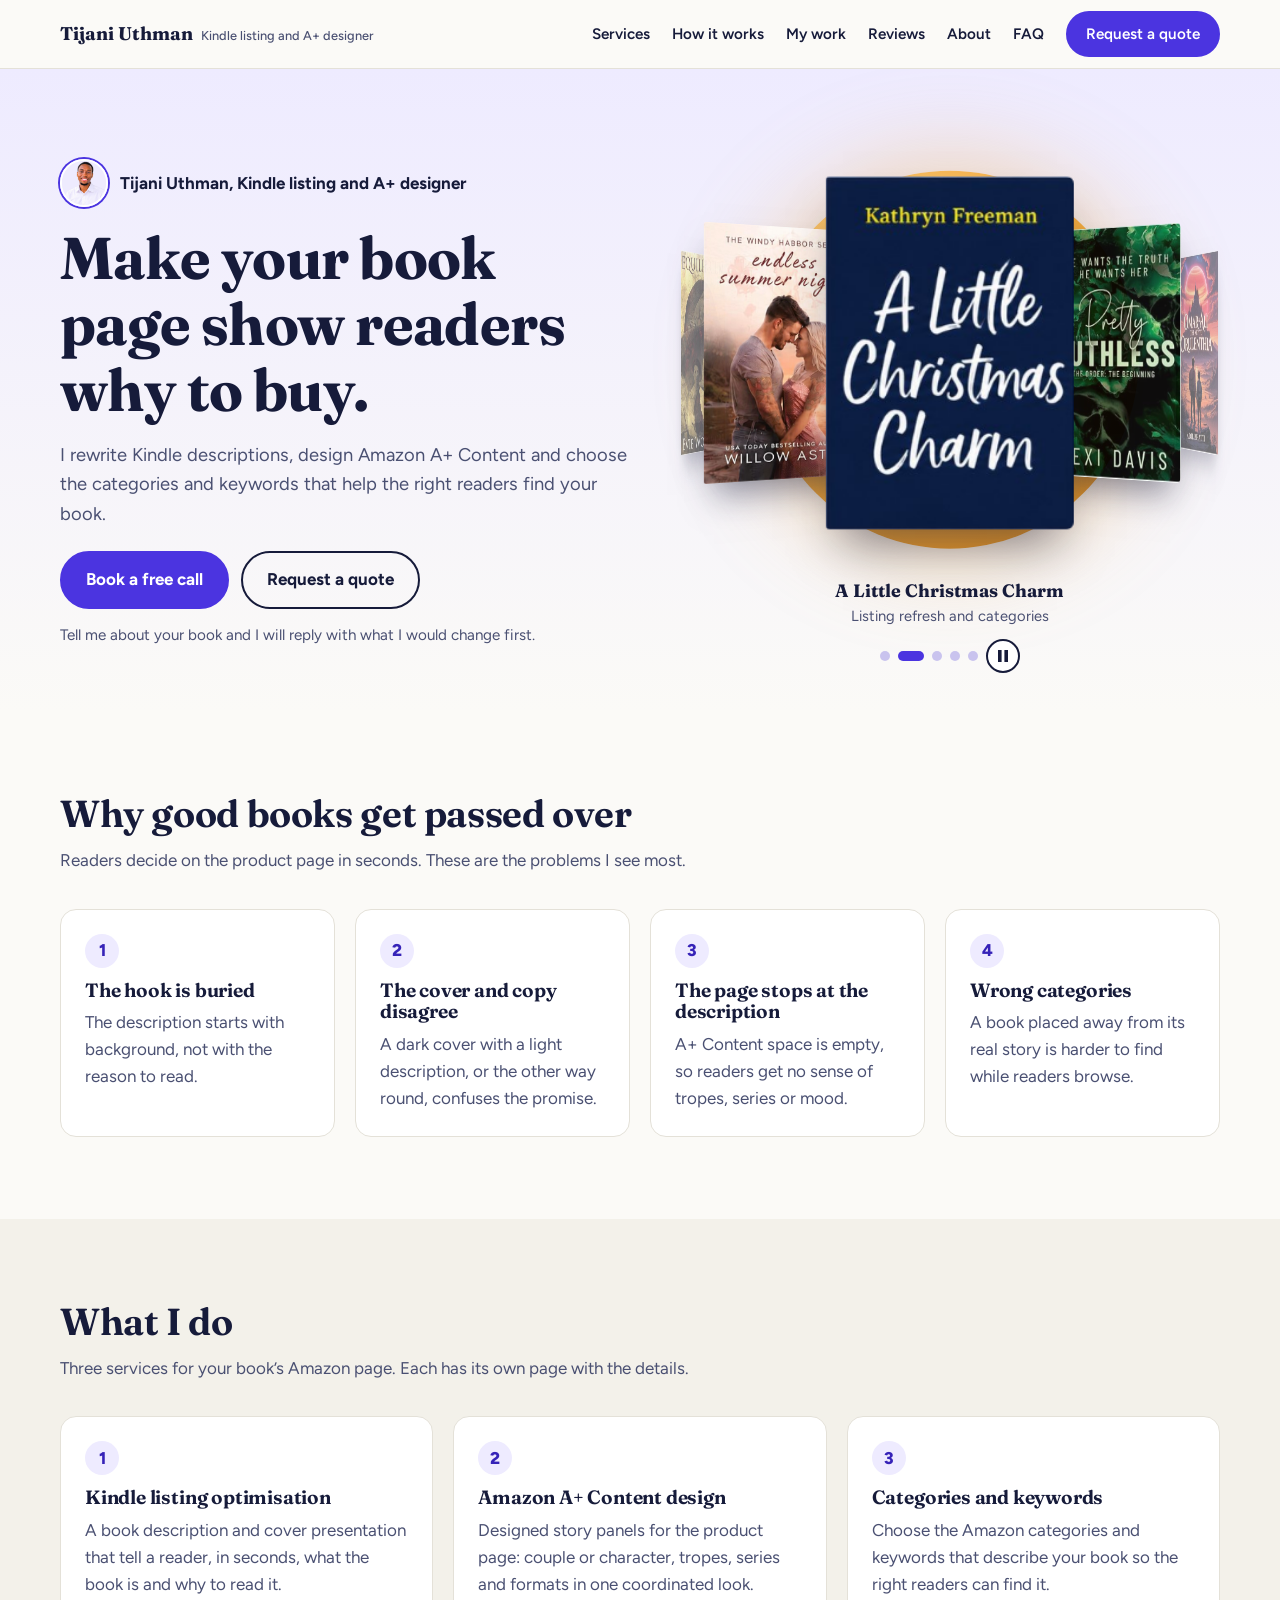
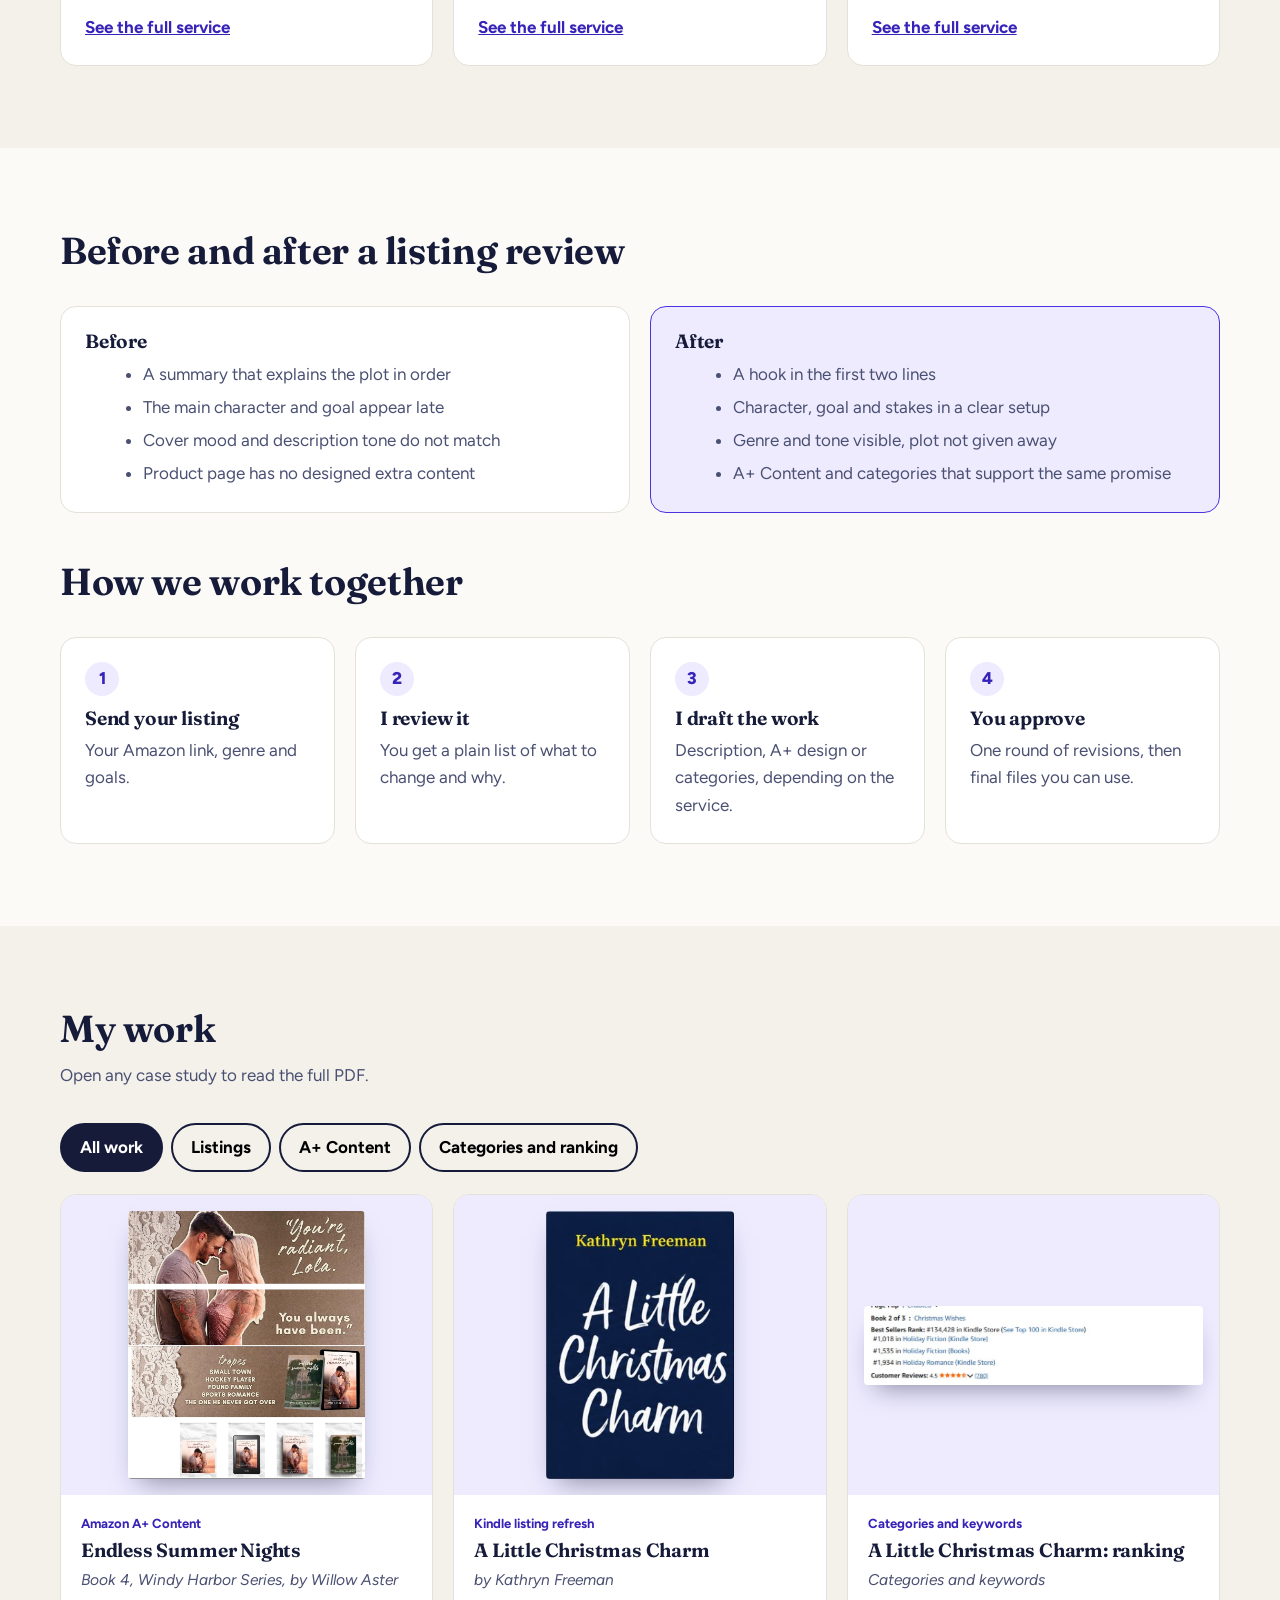
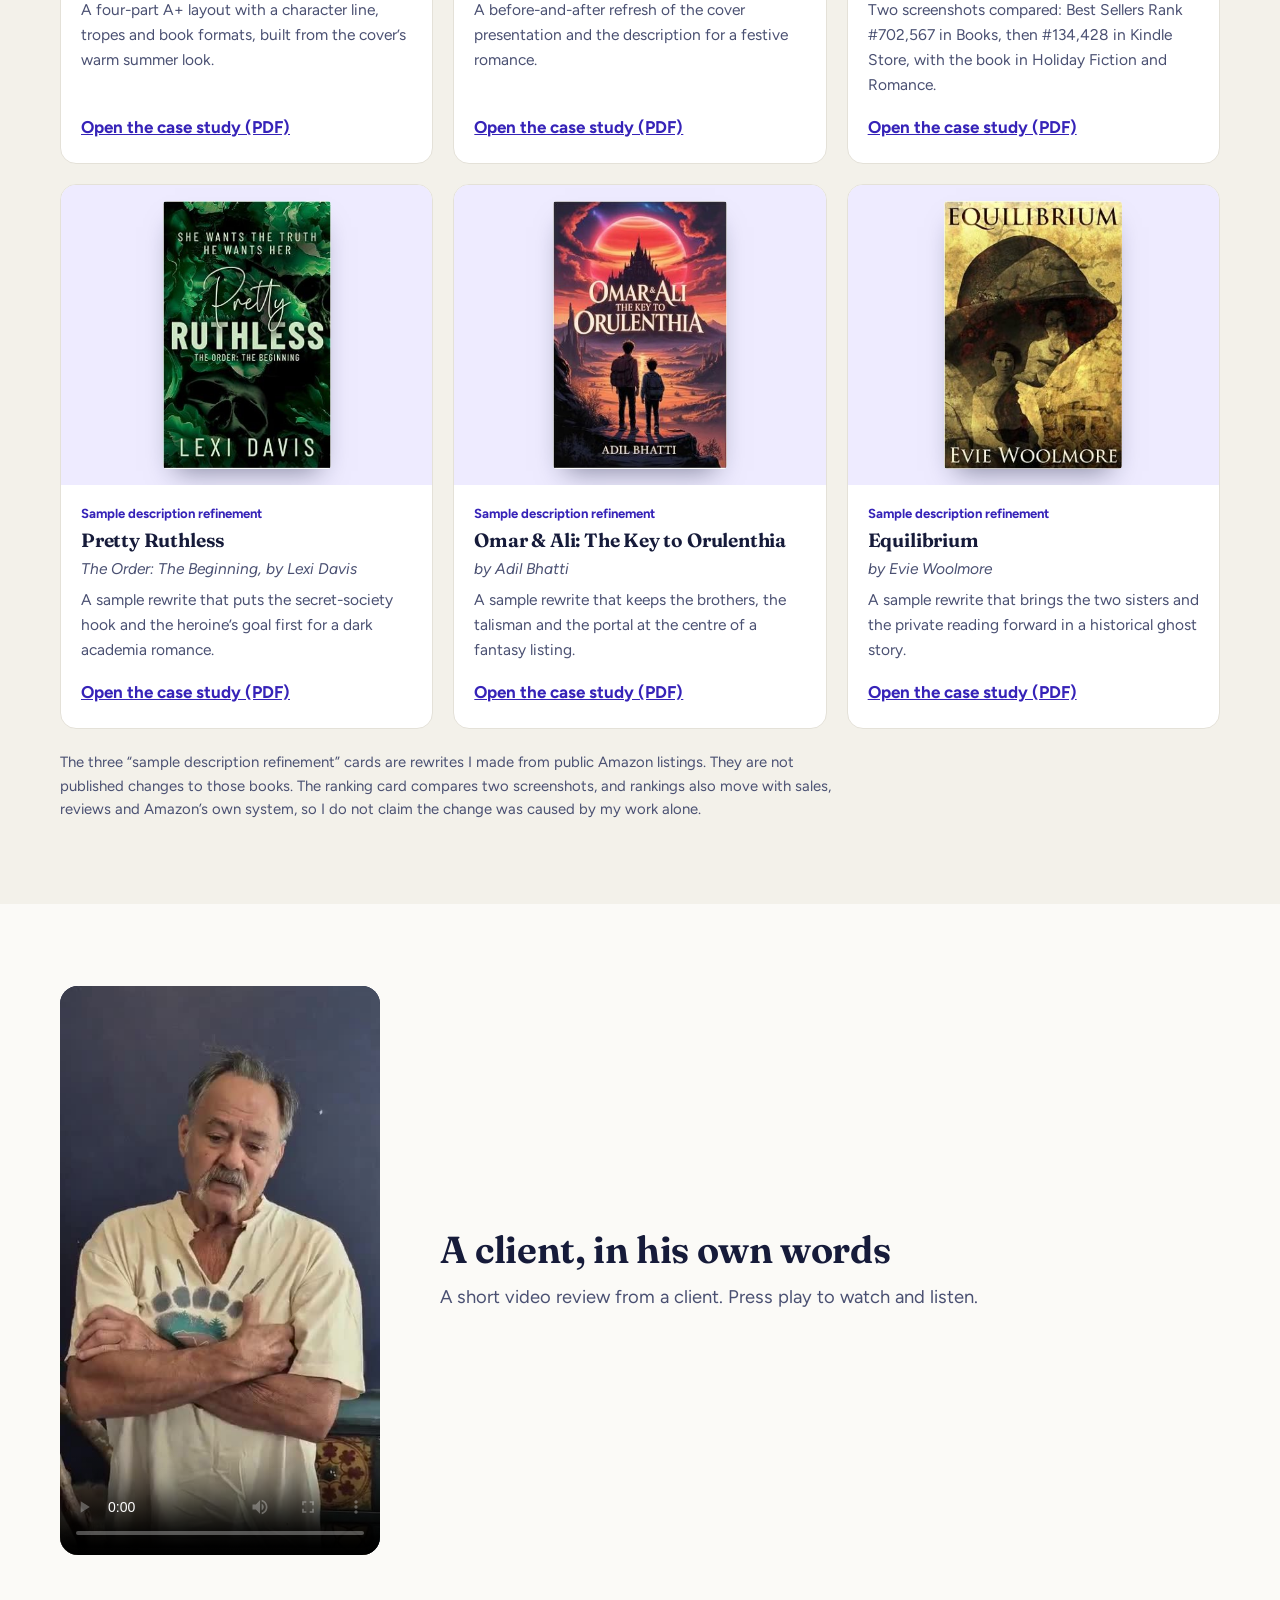
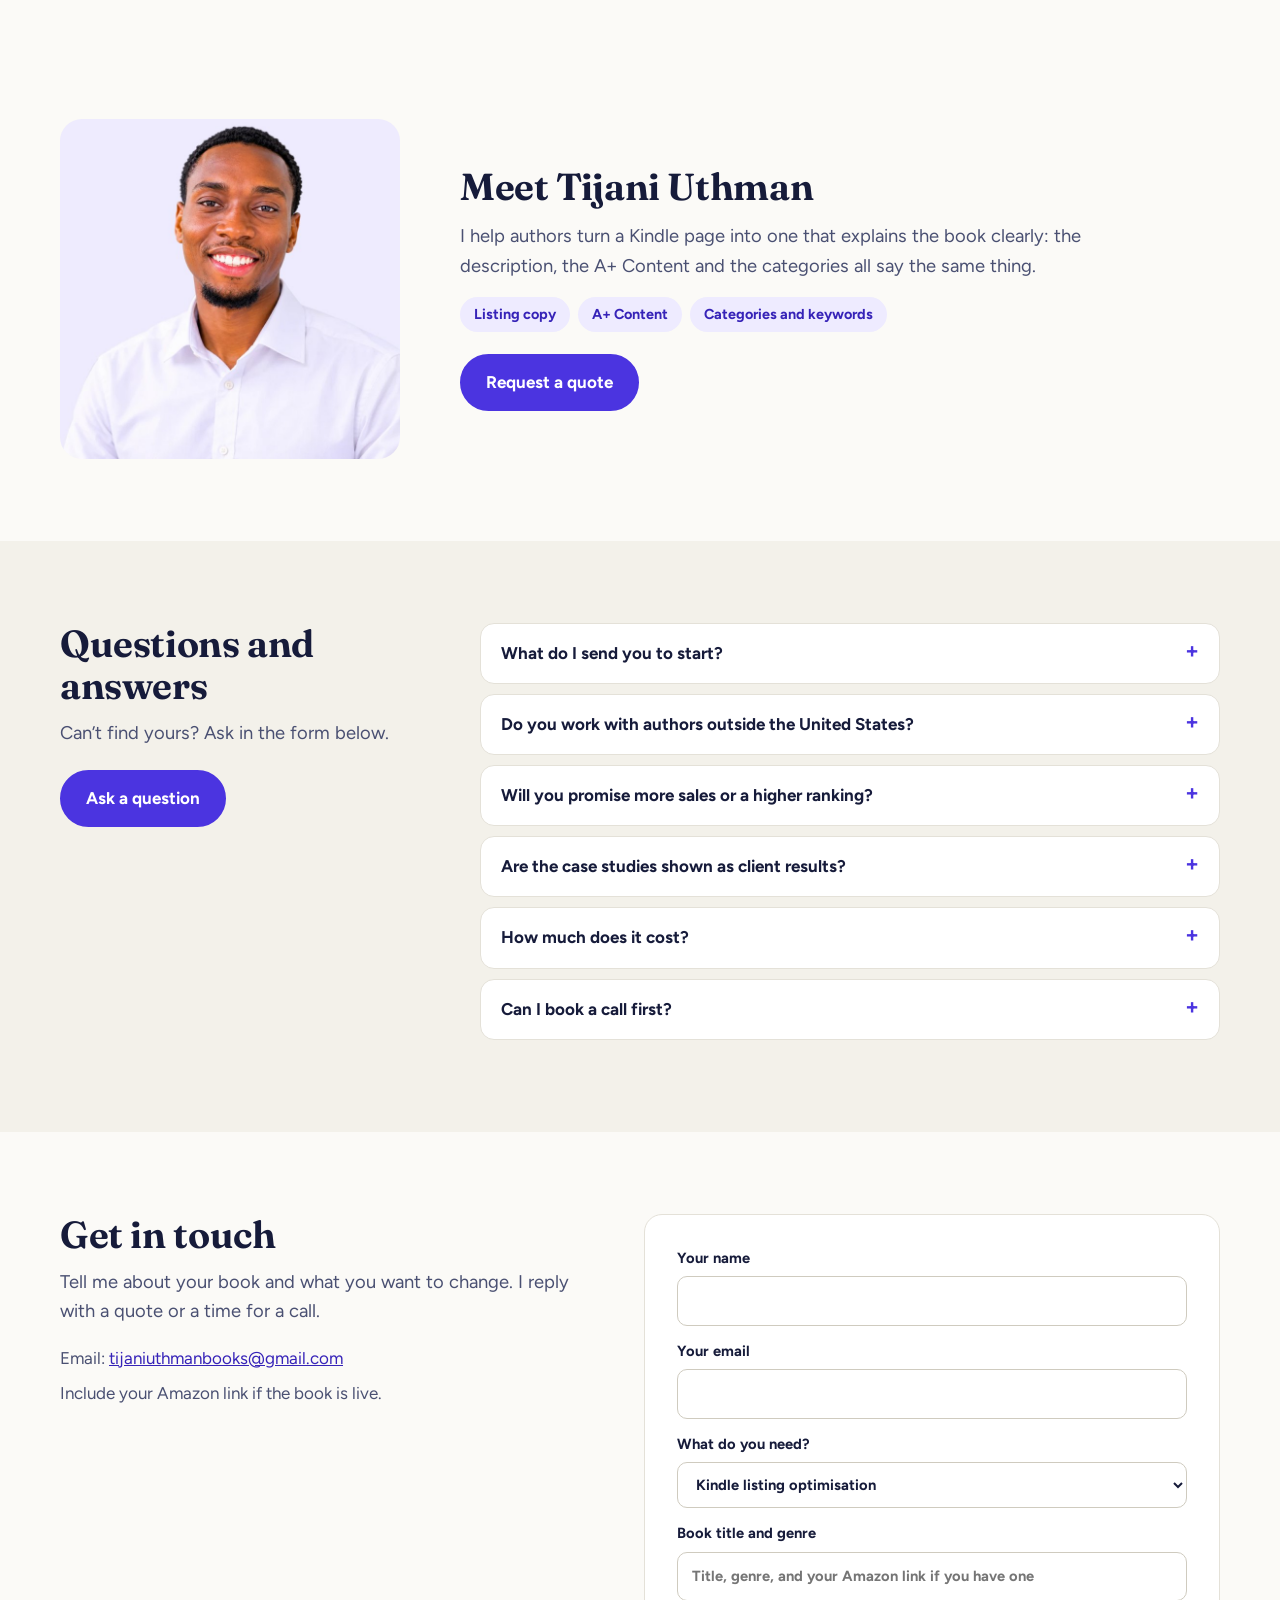
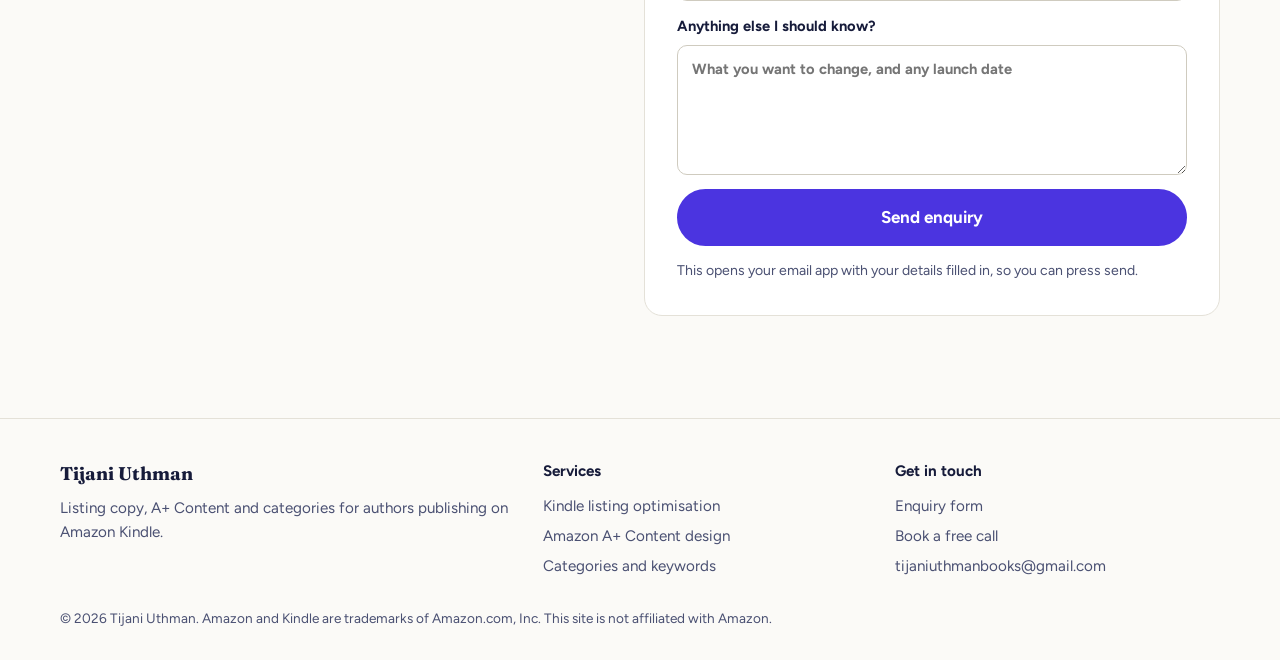
<file: index.html>
<!doctype html><html lang="en"><head><meta charset="utf-8"><meta name="viewport" content="width=device-width,initial-scale=1">
<title>Tijani Uthman | Kindle Listing and A+ Content for Authors</title><meta name="description" content="Kindle listing rewrites, Amazon A+ Content design, and category and keyword research for self-publishing authors."><link rel="canonical" href="https://YOUR-DOMAIN.com/">
<meta property="og:title" content="Tijani Uthman | Kindle Listing and A+ Content for Authors"><meta property="og:description" content="Kindle listing rewrites, Amazon A+ Content design, and category and keyword research for self-publishing authors."><meta property="og:type" content="website"><meta property="og:url" content="https://YOUR-DOMAIN.com/"><meta property="og:image" content="https://YOUR-DOMAIN.com/tijani-uthman.jpg"><meta name="twitter:card" content="summary">
<link rel="preconnect" href="https://fonts.googleapis.com"><link rel="preconnect" href="https://fonts.gstatic.com" crossorigin>
<link href="https://fonts.googleapis.com/css2?family=Figtree:wght@400;500;700;800&family=Fraunces:opsz,wght@9..144,600;9..144,700&display=swap" rel="stylesheet">
<link rel="stylesheet" href="styles.css"><script type="application/ld+json">{"@context": "https://schema.org", "@graph": [{"@type": "WebSite", "name": "Tijani Uthman | Kindle listing and A+ Content", "url": "https://YOUR-DOMAIN.com/"}, {"@type": "ProfessionalService", "name": "Tijani Uthman", "url": "https://YOUR-DOMAIN.com/", "description": "Kindle listing optimisation, Amazon A+ Content design, and category and keyword research for authors.", "serviceType": ["Kindle listing optimisation", "Amazon A+ Content design", "Categories and keywords"]}, {"@type": "FAQPage", "mainEntity": [{"@type": "Question", "name": "What do I send you to start?", "acceptedAnswer": {"@type": "Answer", "text": "Your Amazon link (or your current description and cover), your genre, and what you want to change. The form below asks for the same details."}}, {"@type": "Question", "name": "Do you work with authors outside the United States?", "acceptedAnswer": {"@type": "Answer", "text": "Yes. I work with authors anywhere, and all the work is done online."}}, {"@type": "Question", "name": "Will you promise more sales or a higher ranking?", "acceptedAnswer": {"@type": "Answer", "text": "No. Sales and rankings depend on many things, including reviews, price, promotion and timing. My case studies show what I changed and what the screenshots showed, and say so when results could have other causes."}}, {"@type": "Question", "name": "Are the case studies shown as client results?", "acceptedAnswer": {"@type": "Answer", "text": "Some are projects done on real listings, and some are sample refinements that I wrote from a public listing. Each card says which it is."}}, {"@type": "Question", "name": "How much does it cost?", "acceptedAnswer": {"@type": "Answer", "text": "It depends on the service and the book. Tell me what you need in the form and I will reply with a quote."}}, {"@type": "Question", "name": "Can I book a call first?", "acceptedAnswer": {"@type": "Answer", "text": "Yes. Choose \u201cBook a free call\u201d in the form and tell me a good time."}}]}]}</script></head><body><header class="hdr"><div class="wrap">
<a class="brand" href="index.html">Tijani Uthman<small>Kindle listing and A+ designer</small></a>
<button class="menu" type="button" aria-expanded="false" aria-label="Menu">Menu</button>
<nav class="nav" aria-label="Main">
<a href="index.html#services">Services</a><a href="index.html#how">How it works</a><a href="index.html#work">My work</a><a href="index.html#reviews">Reviews</a><a href="index.html#about">About</a><a href="index.html#faq">FAQ</a>
<a class="btn btn-primary" href="index.html#contact">Request a quote</a></nav></div></header>
<main>
<section class="hero"><div class="wrap hero-grid">
<div><div class="by"><img src="tijani-uthman.jpg" alt="Portrait of Tijani Uthman" width="48" height="48"><span>Tijani Uthman, Kindle listing and A+ designer</span></div>
<h1>Make your book page show readers why to buy.</h1>
<p class="lead">I rewrite Kindle descriptions, design Amazon A+ Content and choose the categories and keywords that help the right readers find your book.</p>
<div class="row"><a class="btn btn-primary" href="#contact">Book a free call</a><a class="btn" href="#contact">Request a quote</a></div>
<p class="note">Tell me about your book and I will reply with what I would change first.</p></div>
<div class="stage" id="stage" role="group" aria-roledescription="carousel" aria-label="Books I have worked on" tabindex="0"><ol class="deck" id="deck"><li class="book" data-title="Endless Summer Nights" data-note="A+ Content design"><img src="cover-endless-summer-nights.jpg" alt="Cover of Endless Summer Nights" height="400"></li><li class="book" data-title="A Little Christmas Charm" data-note="Listing refresh and categories"><img src="cover-a-little-christmas-charm.jpg" alt="Cover of A Little Christmas Charm" height="400"></li><li class="book" data-title="Pretty Ruthless" data-note="Sample description refinement"><img src="cover-pretty-ruthless.jpg" alt="Cover of Pretty Ruthless" height="400"></li><li class="book" data-title="Omar & Ali" data-note="Sample description refinement"><img src="cover-omar-and-ali.jpg" alt="Cover of Omar & Ali" height="400"></li><li class="book" data-title="Equilibrium" data-note="Sample description refinement"><img src="cover-equilibrium.jpg" alt="Cover of Equilibrium" height="400"></li></ol>
<div class="stage-ui"><div class="caption" id="caption"></div><div class="dots" id="dots"><button class="play" id="play" type="button" aria-pressed="false" aria-label="Pause the showcase"><svg class="i-pause" viewBox="0 0 12 12"><rect x="1" width="3.6" height="12"/><rect x="7.4" width="3.6" height="12"/></svg><svg class="i-play" viewBox="0 0 12 12"><path d="M1.5.5v11l10-5.5z"/></svg></button></div></div></div>
</div></section>

<section class="sec"><div class="wrap"><div class="sec-head"><h2>Why good books get passed over</h2><p>Readers decide on the product page in seconds. These are the problems I see most.</p></div>
<div class="grid g4">
<div class="card"><span class="n">1</span><h3>The hook is buried</h3><p>The description starts with background, not with the reason to read.</p></div>
<div class="card"><span class="n">2</span><h3>The cover and copy disagree</h3><p>A dark cover with a light description, or the other way round, confuses the promise.</p></div>
<div class="card"><span class="n">3</span><h3>The page stops at the description</h3><p>A+ Content space is empty, so readers get no sense of tropes, series or mood.</p></div>
<div class="card"><span class="n">4</span><h3>Wrong categories</h3><p>A book placed away from its real story is harder to find while readers browse.</p></div></div></div></section>

<section class="sec alt" id="services"><div class="wrap"><div class="sec-head"><h2>What I do</h2><p>Three services for your book’s Amazon page. Each has its own page with the details.</p></div>
<div class="grid" style="grid-template-columns:repeat(auto-fit,minmax(300px,1fr))"><article class="card svc"><span class="n">1</span><h3>Kindle listing optimisation</h3><p>A book description and cover presentation that tell a reader, in seconds, what the book is and why to read it.</p><a class="more" href="kindle-listing.html">See the full service</a></article><article class="card svc"><span class="n">2</span><h3>Amazon A+ Content design</h3><p>Designed story panels for the product page: couple or character, tropes, series and formats in one coordinated look.</p><a class="more" href="a-plus-content.html">See the full service</a></article><article class="card svc"><span class="n">3</span><h3>Categories and keywords</h3><p>Choose the Amazon categories and keywords that describe your book so the right readers can find it.</p><a class="more" href="categories-keywords.html">See the full service</a></article></div></div></section>

<section class="sec" id="how"><div class="wrap"><div class="sec-head"><h2>Before and after a listing review</h2></div>
<div class="two"><div class="cmp"><h3>Before</h3><ul><li>A summary that explains the plot in order</li><li>The main character and goal appear late</li><li>Cover mood and description tone do not match</li><li>Product page has no designed extra content</li></ul></div>
<div class="cmp after"><h3>After</h3><ul><li>A hook in the first two lines</li><li>Character, goal and stakes in a clear setup</li><li>Genre and tone visible, plot not given away</li><li>A+ Content and categories that support the same promise</li></ul></div></div>
<div class="sec-head" style="margin-top:48px"><h2>How we work together</h2></div>
<div class="grid g4"><div class="card"><span class="n">1</span><h3>Send your listing</h3><p>Your Amazon link, genre and goals.</p></div><div class="card"><span class="n">2</span><h3>I review it</h3><p>You get a plain list of what to change and why.</p></div><div class="card"><span class="n">3</span><h3>I draft the work</h3><p>Description, A+ design or categories, depending on the service.</p></div><div class="card"><span class="n">4</span><h3>You approve</h3><p>One round of revisions, then final files you can use.</p></div></div></div></section>

<section class="sec alt" id="work"><div class="wrap"><div class="sec-head"><h2>My work</h2><p>Open any case study to read the full PDF.</p></div>
<div class="tabs" role="group" aria-label="Filter work"><button class="tab" data-filter="all" aria-pressed="true" type="button">All work</button><button class="tab" data-filter="listing" aria-pressed="false" type="button">Listings</button><button class="tab" data-filter="aplus" aria-pressed="false" type="button">A+ Content</button><button class="tab" data-filter="ranking" aria-pressed="false" type="button">Categories and ranking</button></div>
<div class="work"><article class="wcard" data-cat="aplus"><div class="wimg"><img src="aplus-endless-summer-nights.jpg" alt="Endless Summer Nights" loading="lazy"></div><div class="wbody"><span class="tag">Amazon A+ Content</span><h3>Endless Summer Nights</h3><p><em>Book 4, Windy Harbor Series, by Willow Aster</em></p><p>A four-part A+ layout with a character line, tropes and book formats, built from the cover’s warm summer look.</p><a href="case-study-endless-summer-nights-aplus.pdf" target="_blank" rel="noopener">Open the case study (PDF)</a></div></article><article class="wcard" data-cat="listing"><div class="wimg"><img src="cover-a-little-christmas-charm.jpg" alt="A Little Christmas Charm" loading="lazy"></div><div class="wbody"><span class="tag">Kindle listing refresh</span><h3>A Little Christmas Charm</h3><p><em>by Kathryn Freeman</em></p><p>A before-and-after refresh of the cover presentation and the description for a festive romance.</p><a href="case-study-a-little-christmas-charm-listing.pdf" target="_blank" rel="noopener">Open the case study (PDF)</a></div></article><article class="wcard" data-cat="ranking"><div class="wimg wide"><img src="ranking-after.jpg" alt="A Little Christmas Charm: ranking" loading="lazy"></div><div class="wbody"><span class="tag">Categories and keywords</span><h3>A Little Christmas Charm: ranking</h3><p><em>Categories and keywords</em></p><p>Two screenshots compared: Best Sellers Rank #702,567 in Books, then #134,428 in Kindle Store, with the book in Holiday Fiction and Romance.</p><a href="case-study-a-little-christmas-charm-ranking.pdf" target="_blank" rel="noopener">Open the case study (PDF)</a></div></article><article class="wcard" data-cat="listing"><div class="wimg"><img src="cover-pretty-ruthless.jpg" alt="Pretty Ruthless" loading="lazy"></div><div class="wbody"><span class="tag">Sample description refinement</span><h3>Pretty Ruthless</h3><p><em>The Order: The Beginning, by Lexi Davis</em></p><p>A sample rewrite that puts the secret-society hook and the heroine’s goal first for a dark academia romance.</p><a href="case-study-pretty-ruthless.pdf" target="_blank" rel="noopener">Open the case study (PDF)</a></div></article><article class="wcard" data-cat="listing"><div class="wimg"><img src="cover-omar-and-ali.jpg" alt="Omar & Ali: The Key to Orulenthia" loading="lazy"></div><div class="wbody"><span class="tag">Sample description refinement</span><h3>Omar & Ali: The Key to Orulenthia</h3><p><em>by Adil Bhatti</em></p><p>A sample rewrite that keeps the brothers, the talisman and the portal at the centre of a fantasy listing.</p><a href="case-study-omar-and-ali.pdf" target="_blank" rel="noopener">Open the case study (PDF)</a></div></article><article class="wcard" data-cat="listing"><div class="wimg"><img src="cover-equilibrium.jpg" alt="Equilibrium" loading="lazy"></div><div class="wbody"><span class="tag">Sample description refinement</span><h3>Equilibrium</h3><p><em>by Evie Woolmore</em></p><p>A sample rewrite that brings the two sisters and the private reading forward in a historical ghost story.</p><a href="case-study-equilibrium.pdf" target="_blank" rel="noopener">Open the case study (PDF)</a></div></article></div>
<p class="honest">The three “sample description refinement” cards are rewrites I made from public Amazon listings. They are not published changes to those books. The ranking card compares two screenshots, and rankings also move with sales, reviews and Amazon’s own system, so I do not claim the change was caused by my work alone.</p></div></section>

<section class="sec" id="reviews"><div class="wrap vid"><video controls preload="metadata" poster="client-video-poster.jpg" playsinline style="width:100%;border-radius:18px;background:var(--ink)"><source src="client-video-review.mp4" type="video/mp4"></video><div><h2>A client, in his own words</h2><p class="lead" style="margin-top:12px">A short video review from a client. Press play to watch and listen.</p></div></div></section>

<section class="sec" id="about"><div class="wrap about"><img src="tijani-uthman.jpg" alt="Portrait of Tijani Uthman" loading="lazy">
<div><h2>Meet Tijani Uthman</h2><p class="lead" style="margin-top:14px">I help authors turn a Kindle page into one that explains the book clearly: the description, the A+ Content and the categories all say the same thing.</p><div class="chips"><span>Listing copy</span><span>A+ Content</span><span>Categories and keywords</span></div><div class="row"><a class="btn btn-primary" href="#contact">Request a quote</a></div></div></div></section>

<section class="sec alt" id="faq"><div class="wrap faq-wrap"><div><h2>Questions and answers</h2><p class="lead" style="margin-top:12px">Can’t find yours? Ask in the form below.</p><div class="row"><a class="btn btn-primary" href="#contact">Ask a question</a></div></div><div><details><summary>What do I send you to start?</summary><p>Your Amazon link (or your current description and cover), your genre, and what you want to change. The form below asks for the same details.</p></details><details><summary>Do you work with authors outside the United States?</summary><p>Yes. I work with authors anywhere, and all the work is done online.</p></details><details><summary>Will you promise more sales or a higher ranking?</summary><p>No. Sales and rankings depend on many things, including reviews, price, promotion and timing. My case studies show what I changed and what the screenshots showed, and say so when results could have other causes.</p></details><details><summary>Are the case studies shown as client results?</summary><p>Some are projects done on real listings, and some are sample refinements that I wrote from a public listing. Each card says which it is.</p></details><details><summary>How much does it cost?</summary><p>It depends on the service and the book. Tell me what you need in the form and I will reply with a quote.</p></details><details><summary>Can I book a call first?</summary><p>Yes. Choose “Book a free call” in the form and tell me a good time.</p></details></div></div></section>

<section class="sec" id="contact"><div class="wrap form-wrap"><div><h2>Get in touch</h2><p class="lead" style="margin-top:12px">Tell me about your book and what you want to change. I reply with a quote or a time for a call.</p><ul class="contact-list"><li>Email: <a data-mail data-show href="#"></a></li><li>Include your Amazon link if the book is live.</li></ul></div><form data-enquiry>
<label>Your name<input name="name" required autocomplete="name"></label>
<label>Your email<input name="email" type="email" required autocomplete="email"></label>
<label>What do you need?<select name="service"><option selected>Kindle listing optimisation</option><option>Amazon A+ Content design</option><option>Categories and keywords</option><option>Listing, A+ Content and categories together</option><option>Book a free call</option><option>Not sure yet</option></select></label>
<label>Book title and genre<input name="book" placeholder="Title, genre, and your Amazon link if you have one"></label>
<label>Anything else I should know?<textarea name="message" placeholder="What you want to change, and any launch date"></textarea></label>
<button class="btn btn-primary" type="submit">Send enquiry</button>
<p class="hint">This opens your email app with your details filled in, so you can press send.</p>
<p class="hint sent" hidden>Your email app should have opened. If it did not, use the email link on this page.</p></form></div></section>
</main><footer class="ftr"><div class="wrap"><div class="cols">
<div><strong style="font-family:var(--serif);font-size:1.15rem;color:var(--ink)">Tijani Uthman</strong><p style="margin-top:8px">Listing copy, A+ Content and categories for authors publishing on Amazon Kindle.</p></div>
<div><h4>Services</h4><a href="kindle-listing.html">Kindle listing optimisation</a><a href="a-plus-content.html">Amazon A+ Content design</a><a href="categories-keywords.html">Categories and keywords</a></div>
<div><h4>Get in touch</h4><a href="index.html#contact">Enquiry form</a><a href="index.html#contact">Book a free call</a><a data-mail data-show href="#"></a></div>
</div><p class="copy">© 2026 Tijani Uthman. Amazon and Kindle are trademarks of Amazon.com, Inc. This site is not affiliated with Amazon.</p></div></footer><script src="contact.js"></script><script src="site.js"></script></body></html>
</file>
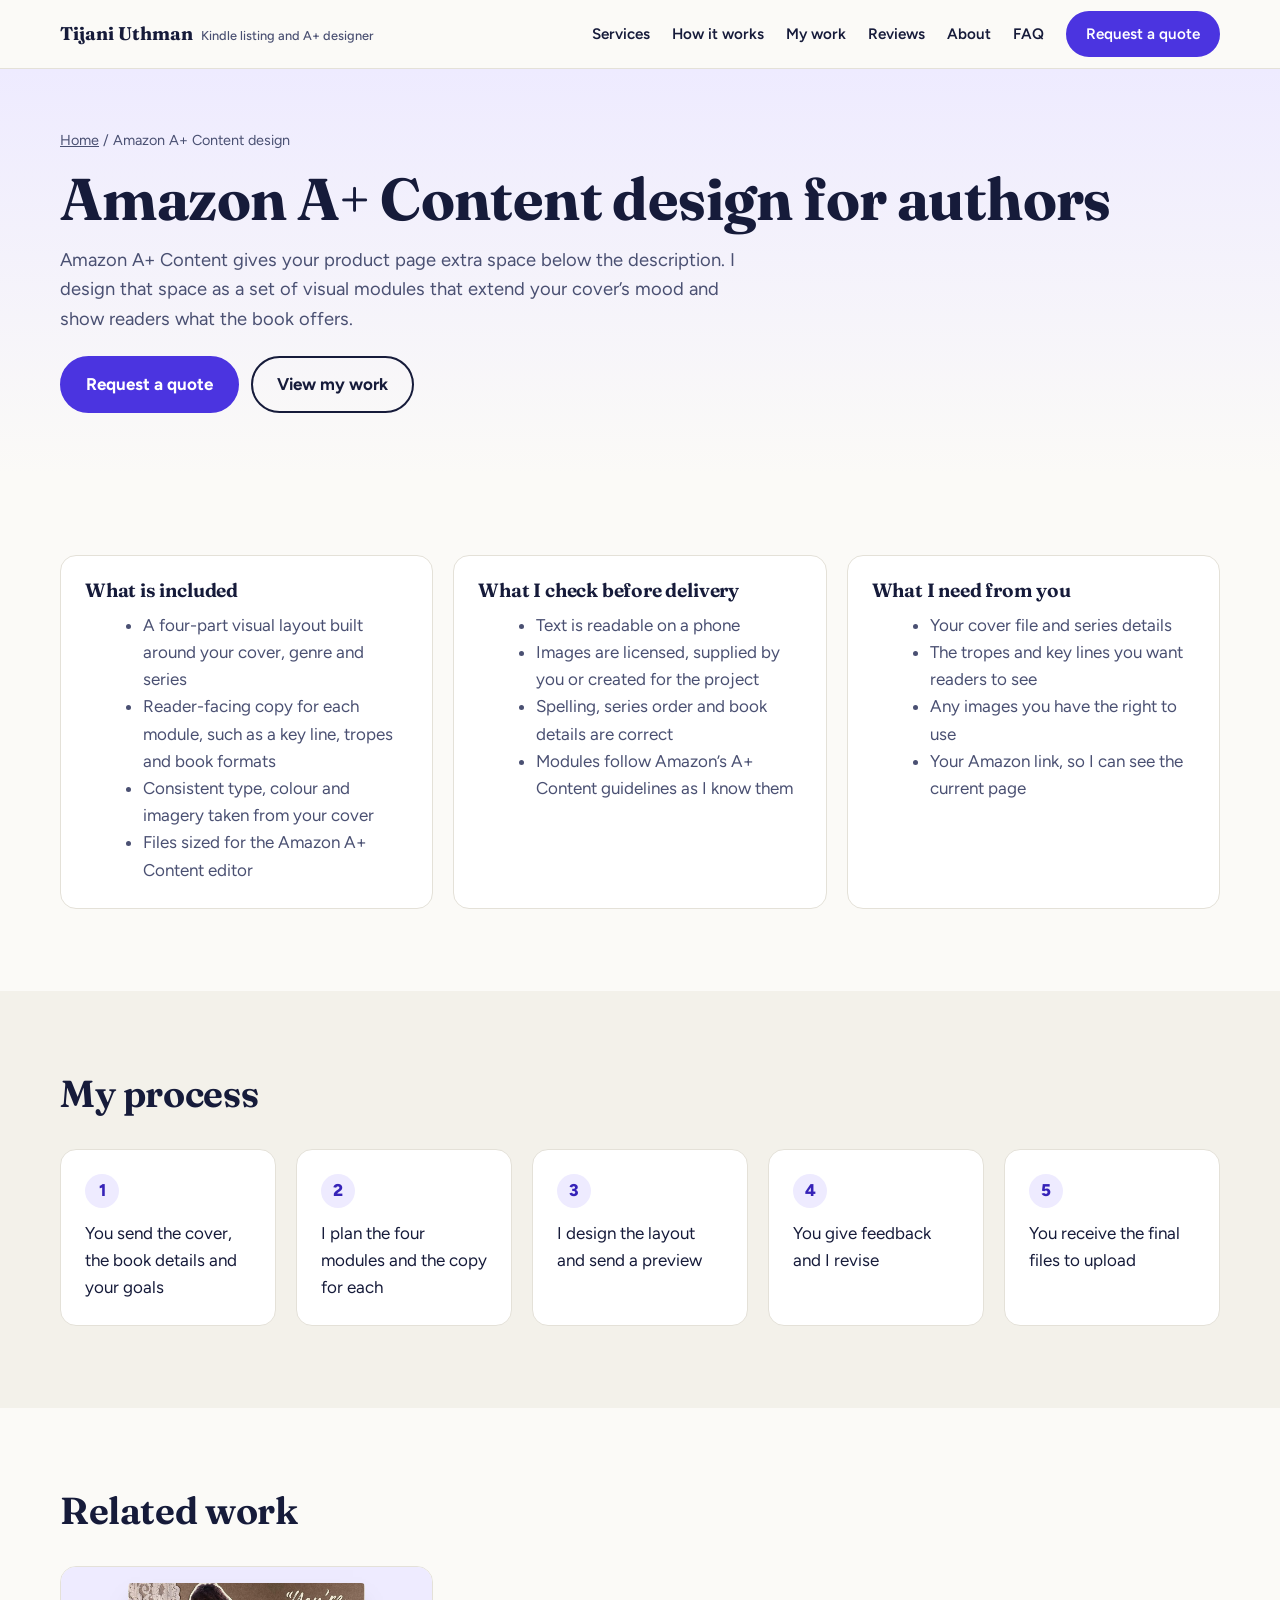
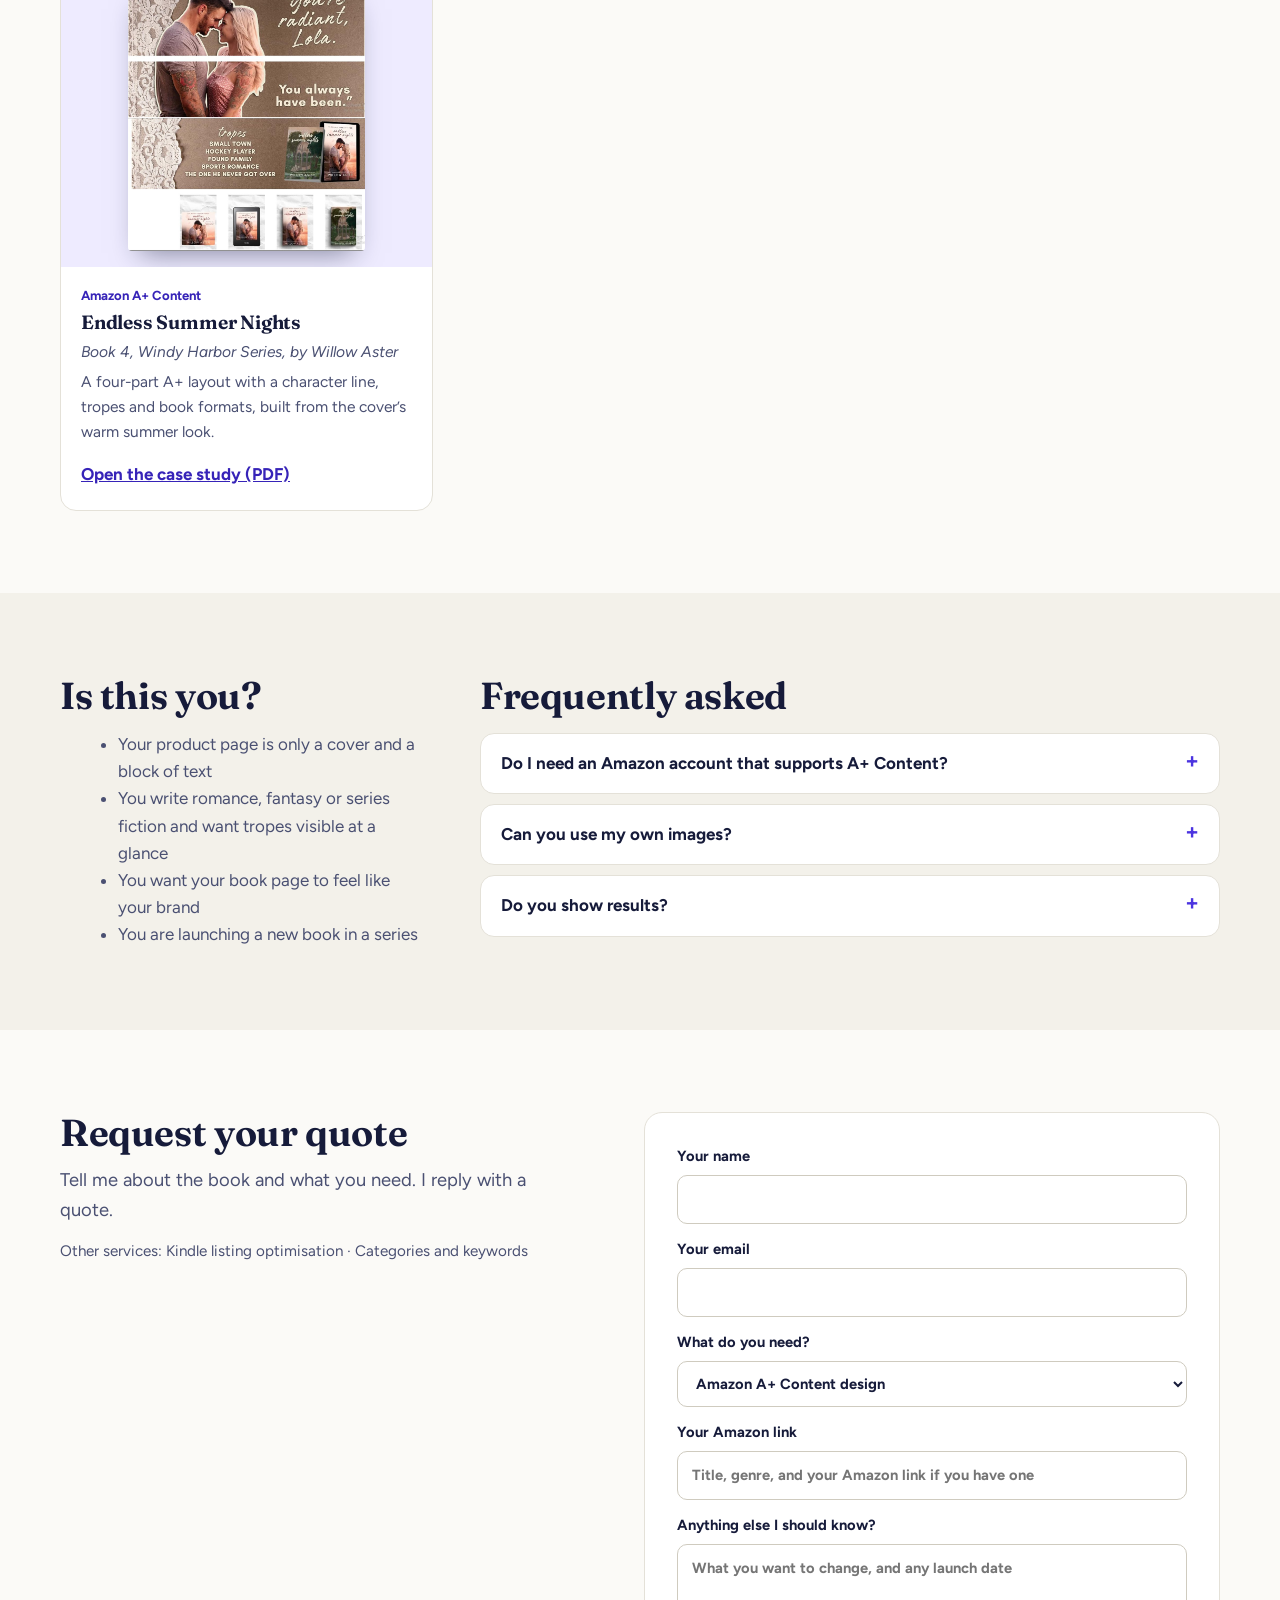
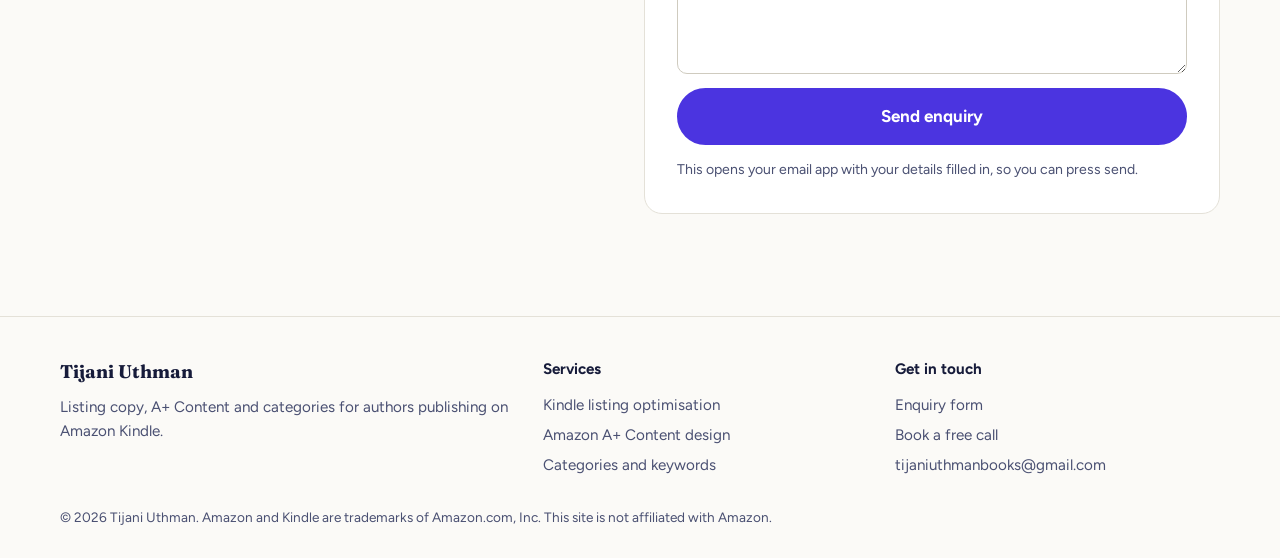
<file: a-plus-content.html>
<!doctype html><html lang="en"><head><meta charset="utf-8"><meta name="viewport" content="width=device-width,initial-scale=1">
<title>Amazon A+ Content design for authors | Tijani Uthman</title><meta name="description" content="Designed story panels for the product page: couple or character, tropes, series and formats in one coordinated look."><link rel="canonical" href="https://YOUR-DOMAIN.com/a-plus-content.html">
<meta property="og:title" content="Amazon A+ Content design for authors | Tijani Uthman"><meta property="og:description" content="Designed story panels for the product page: couple or character, tropes, series and formats in one coordinated look."><meta property="og:type" content="website"><meta property="og:url" content="https://YOUR-DOMAIN.com/a-plus-content.html"><meta property="og:image" content="https://YOUR-DOMAIN.com/tijani-uthman.jpg"><meta name="twitter:card" content="summary">
<link rel="preconnect" href="https://fonts.googleapis.com"><link rel="preconnect" href="https://fonts.gstatic.com" crossorigin>
<link href="https://fonts.googleapis.com/css2?family=Figtree:wght@400;500;700;800&family=Fraunces:opsz,wght@9..144,600;9..144,700&display=swap" rel="stylesheet">
<link rel="stylesheet" href="styles.css"><script type="application/ld+json">{"@context": "https://schema.org", "@graph": [{"@type": "Service", "name": "Amazon A+ Content design", "provider": {"@type": "Person", "name": "Tijani Uthman"}, "description": "Amazon A+ Content gives your product page extra space below the description. I design that space as a set of visual modules that extend your cover\u2019s mood and show readers what the book offers.", "url": "https://YOUR-DOMAIN.com/a-plus-content.html"}, {"@type": "FAQPage", "mainEntity": [{"@type": "Question", "name": "Do I need an Amazon account that supports A+ Content?", "acceptedAnswer": {"@type": "Answer", "text": "A+ Content is added through your Amazon KDP account. I design the modules; you upload them, and I can tell you what to look for."}}, {"@type": "Question", "name": "Can you use my own images?", "acceptedAnswer": {"@type": "Answer", "text": "Yes, if you have the right to use them. I will not add images that are not licensed for this use."}}, {"@type": "Question", "name": "Do you show results?", "acceptedAnswer": {"@type": "Answer", "text": "The case study shows the design and how the page is laid out. It does not claim sales or conversion results."}}]}, {"@type": "BreadcrumbList", "itemListElement": [{"@type": "ListItem", "position": 1, "name": "Home", "item": "https://YOUR-DOMAIN.com/"}, {"@type": "ListItem", "position": 2, "name": "Amazon A+ Content design"}]}]}</script></head><body><header class="hdr"><div class="wrap">
<a class="brand" href="index.html">Tijani Uthman<small>Kindle listing and A+ designer</small></a>
<button class="menu" type="button" aria-expanded="false" aria-label="Menu">Menu</button>
<nav class="nav" aria-label="Main">
<a href="index.html#services">Services</a><a href="index.html#how">How it works</a><a href="index.html#work">My work</a><a href="index.html#reviews">Reviews</a><a href="index.html#about">About</a><a href="index.html#faq">FAQ</a>
<a class="btn btn-primary" href="index.html#contact">Request a quote</a></nav></div></header>
<main><section class="phero"><div class="wrap"><p class="crumb"><a href="index.html">Home</a> / Amazon A+ Content design</p><h1>Amazon A+ Content design for authors</h1><p class="lead">Amazon A+ Content gives your product page extra space below the description. I design that space as a set of visual modules that extend your cover’s mood and show readers what the book offers.</p>
<div class="row"><a class="btn btn-primary" href="#start">Request a quote</a><a class="btn" href="index.html#work">View my work</a></div></div></section>
<section class="sec"><div class="wrap"><div class="grid g3">
<div class="card"><h3>What is included</h3><ul><li>A four-part visual layout built around your cover, genre and series</li><li>Reader-facing copy for each module, such as a key line, tropes and book formats</li><li>Consistent type, colour and imagery taken from your cover</li><li>Files sized for the Amazon A+ Content editor</li></ul></div>
<div class="card"><h3>What I check before delivery</h3><ul><li>Text is readable on a phone</li><li>Images are licensed, supplied by you or created for the project</li><li>Spelling, series order and book details are correct</li><li>Modules follow Amazon’s A+ Content guidelines as I know them</li></ul></div>
<div class="card"><h3>What I need from you</h3><ul><li>Your cover file and series details</li><li>The tropes and key lines you want readers to see</li><li>Any images you have the right to use</li><li>Your Amazon link, so I can see the current page</li></ul></div></div></div></section>
<section class="sec alt"><div class="wrap"><div class="sec-head"><h2>My process</h2></div><div class="grid g4" style="grid-template-columns:repeat(auto-fit,minmax(190px,1fr))"><div class="card"><span class="n">1</span><p style="margin-top:0;color:var(--ink)">You send the cover, the book details and your goals</p></div><div class="card"><span class="n">2</span><p style="margin-top:0;color:var(--ink)">I plan the four modules and the copy for each</p></div><div class="card"><span class="n">3</span><p style="margin-top:0;color:var(--ink)">I design the layout and send a preview</p></div><div class="card"><span class="n">4</span><p style="margin-top:0;color:var(--ink)">You give feedback and I revise</p></div><div class="card"><span class="n">5</span><p style="margin-top:0;color:var(--ink)">You receive the final files to upload</p></div></div></div></section>
<section class="sec"><div class="wrap"><div class="sec-head"><h2>Related work</h2></div><div class="work"><article class="wcard" data-cat="aplus"><div class="wimg"><img src="aplus-endless-summer-nights.jpg" alt="Endless Summer Nights" loading="lazy"></div><div class="wbody"><span class="tag">Amazon A+ Content</span><h3>Endless Summer Nights</h3><p><em>Book 4, Windy Harbor Series, by Willow Aster</em></p><p>A four-part A+ layout with a character line, tropes and book formats, built from the cover’s warm summer look.</p><a href="case-study-endless-summer-nights-aplus.pdf" target="_blank" rel="noopener">Open the case study (PDF)</a></div></article></div></div></section>
<section class="sec alt"><div class="wrap faq-wrap"><div><h2>Is this you?</h2><ul style="margin:14px 0 0 18px;color:var(--ink2)"><li>Your product page is only a cover and a block of text</li><li>You write romance, fantasy or series fiction and want tropes visible at a glance</li><li>You want your book page to feel like your brand</li><li>You are launching a new book in a series</li></ul></div><div><h2 style="margin-bottom:16px">Frequently asked</h2><details><summary>Do I need an Amazon account that supports A+ Content?</summary><p>A+ Content is added through your Amazon KDP account. I design the modules; you upload them, and I can tell you what to look for.</p></details><details><summary>Can you use my own images?</summary><p>Yes, if you have the right to use them. I will not add images that are not licensed for this use.</p></details><details><summary>Do you show results?</summary><p>The case study shows the design and how the page is laid out. It does not claim sales or conversion results.</p></details></div></div></section>
<section class="sec" id="start"><div class="wrap form-wrap"><div><h2>Request your quote</h2><p class="lead" style="margin-top:12px">Tell me about the book and what you need. I reply with a quote.</p><p class="note">Other services: Kindle listing optimisation · Categories and keywords</p></div><form data-enquiry>
<label>Your name<input name="name" required autocomplete="name"></label>
<label>Your email<input name="email" type="email" required autocomplete="email"></label>
<label>What do you need?<select name="service"><option>Kindle listing optimisation</option><option selected>Amazon A+ Content design</option><option>Categories and keywords</option><option>Listing, A+ Content and categories together</option><option>Book a free call</option><option>Not sure yet</option></select></label>
<label>Your Amazon link<input name="book" placeholder="Title, genre, and your Amazon link if you have one"></label>
<label>Anything else I should know?<textarea name="message" placeholder="What you want to change, and any launch date"></textarea></label>
<button class="btn btn-primary" type="submit">Send enquiry</button>
<p class="hint">This opens your email app with your details filled in, so you can press send.</p>
<p class="hint sent" hidden>Your email app should have opened. If it did not, use the email link on this page.</p></form></div></section></main><footer class="ftr"><div class="wrap"><div class="cols">
<div><strong style="font-family:var(--serif);font-size:1.15rem;color:var(--ink)">Tijani Uthman</strong><p style="margin-top:8px">Listing copy, A+ Content and categories for authors publishing on Amazon Kindle.</p></div>
<div><h4>Services</h4><a href="kindle-listing.html">Kindle listing optimisation</a><a href="a-plus-content.html">Amazon A+ Content design</a><a href="categories-keywords.html">Categories and keywords</a></div>
<div><h4>Get in touch</h4><a href="index.html#contact">Enquiry form</a><a href="index.html#contact">Book a free call</a><a data-mail data-show href="#"></a></div>
</div><p class="copy">© 2026 Tijani Uthman. Amazon and Kindle are trademarks of Amazon.com, Inc. This site is not affiliated with Amazon.</p></div></footer><script src="contact.js"></script><script src="site.js"></script></body></html>
</file>
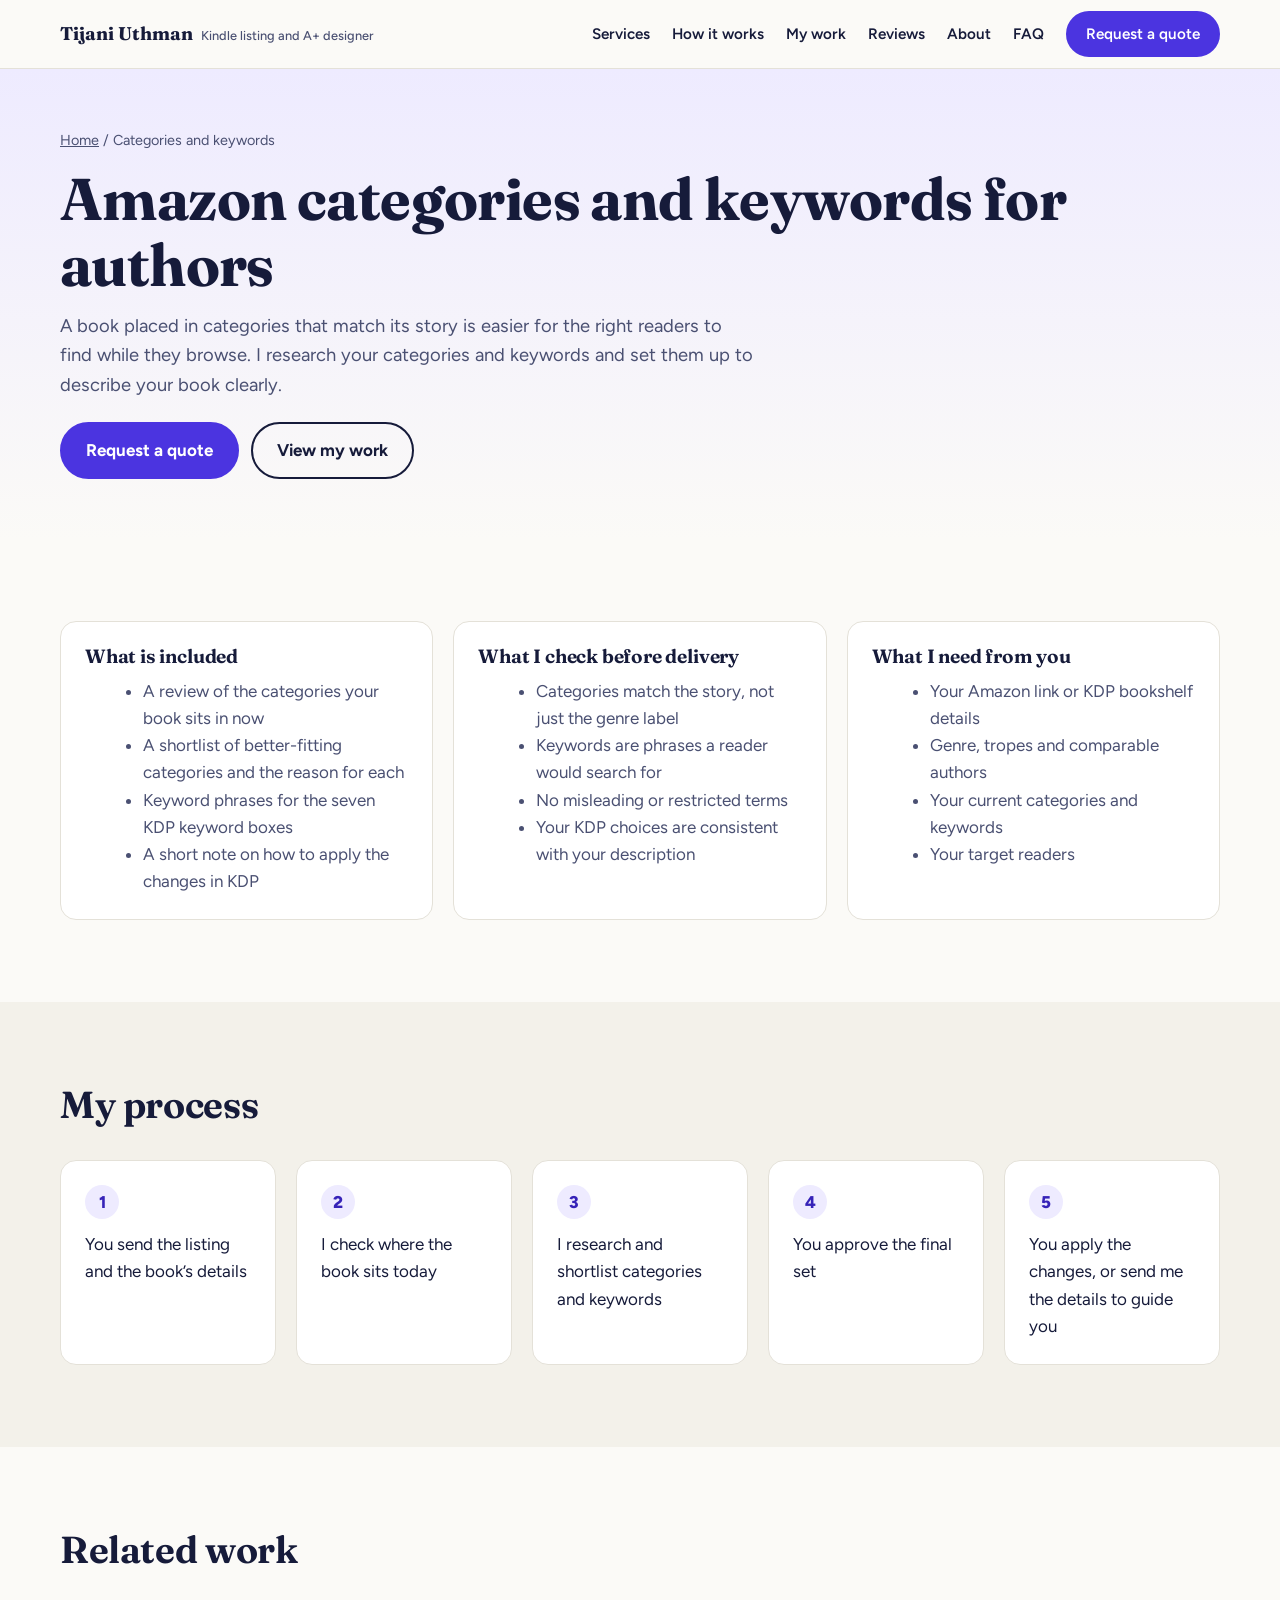
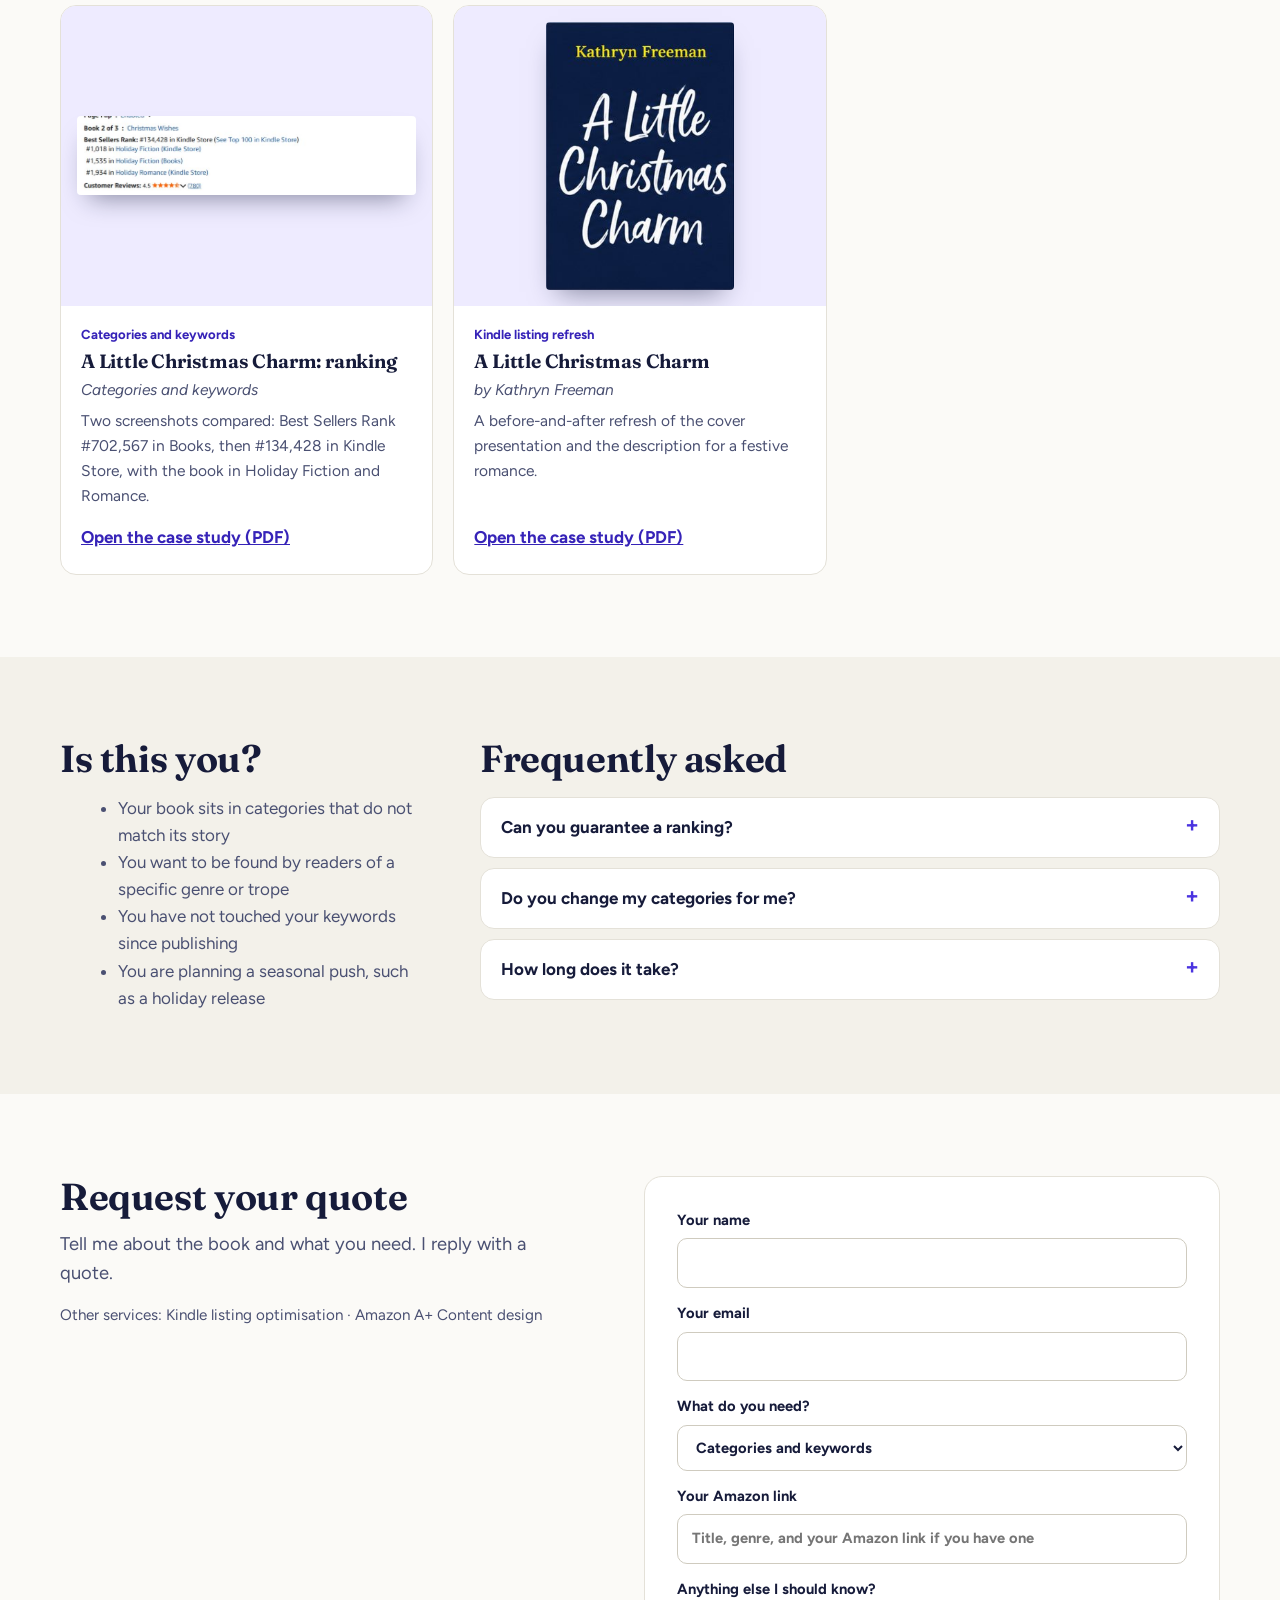
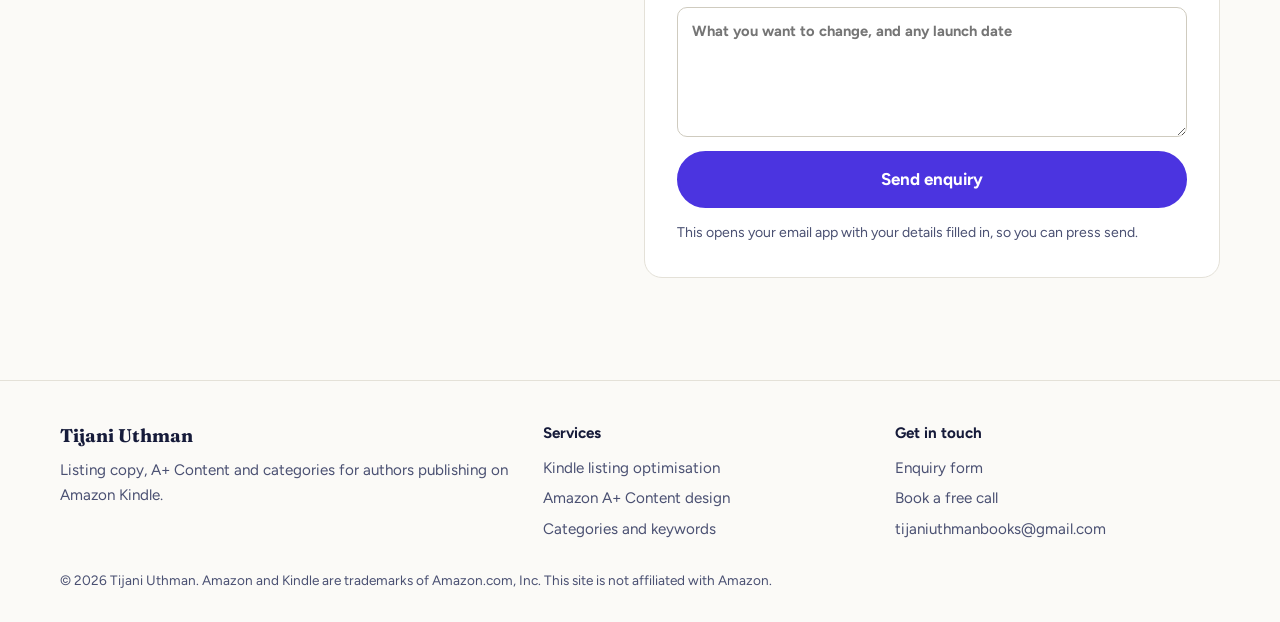
<file: categories-keywords.html>
<!doctype html><html lang="en"><head><meta charset="utf-8"><meta name="viewport" content="width=device-width,initial-scale=1">
<title>Amazon categories and keywords for authors | Tijani Uthman</title><meta name="description" content="Choose the Amazon categories and keywords that describe your book so the right readers can find it."><link rel="canonical" href="https://YOUR-DOMAIN.com/categories-keywords.html">
<meta property="og:title" content="Amazon categories and keywords for authors | Tijani Uthman"><meta property="og:description" content="Choose the Amazon categories and keywords that describe your book so the right readers can find it."><meta property="og:type" content="website"><meta property="og:url" content="https://YOUR-DOMAIN.com/categories-keywords.html"><meta property="og:image" content="https://YOUR-DOMAIN.com/tijani-uthman.jpg"><meta name="twitter:card" content="summary">
<link rel="preconnect" href="https://fonts.googleapis.com"><link rel="preconnect" href="https://fonts.gstatic.com" crossorigin>
<link href="https://fonts.googleapis.com/css2?family=Figtree:wght@400;500;700;800&family=Fraunces:opsz,wght@9..144,600;9..144,700&display=swap" rel="stylesheet">
<link rel="stylesheet" href="styles.css"><script type="application/ld+json">{"@context": "https://schema.org", "@graph": [{"@type": "Service", "name": "Categories and keywords", "provider": {"@type": "Person", "name": "Tijani Uthman"}, "description": "A book placed in categories that match its story is easier for the right readers to find while they browse. I research your categories and keywords and set them up to describe your book clearly.", "url": "https://YOUR-DOMAIN.com/categories-keywords.html"}, {"@type": "FAQPage", "mainEntity": [{"@type": "Question", "name": "Can you guarantee a ranking?", "acceptedAnswer": {"@type": "Answer", "text": "No. The case study shows a rank change between two screenshots, but rankings also move with sales, reviews and Amazon\u2019s own system."}}, {"@type": "Question", "name": "Do you change my categories for me?", "acceptedAnswer": {"@type": "Answer", "text": "Categories and keywords are set in your KDP account, so you apply them. I give you the exact choices and how to enter them."}}, {"@type": "Question", "name": "How long does it take?", "acceptedAnswer": {"@type": "Answer", "text": "Tell me your date in the form and I will confirm timing before we start."}}]}, {"@type": "BreadcrumbList", "itemListElement": [{"@type": "ListItem", "position": 1, "name": "Home", "item": "https://YOUR-DOMAIN.com/"}, {"@type": "ListItem", "position": 2, "name": "Categories and keywords"}]}]}</script></head><body><header class="hdr"><div class="wrap">
<a class="brand" href="index.html">Tijani Uthman<small>Kindle listing and A+ designer</small></a>
<button class="menu" type="button" aria-expanded="false" aria-label="Menu">Menu</button>
<nav class="nav" aria-label="Main">
<a href="index.html#services">Services</a><a href="index.html#how">How it works</a><a href="index.html#work">My work</a><a href="index.html#reviews">Reviews</a><a href="index.html#about">About</a><a href="index.html#faq">FAQ</a>
<a class="btn btn-primary" href="index.html#contact">Request a quote</a></nav></div></header>
<main><section class="phero"><div class="wrap"><p class="crumb"><a href="index.html">Home</a> / Categories and keywords</p><h1>Amazon categories and keywords for authors</h1><p class="lead">A book placed in categories that match its story is easier for the right readers to find while they browse. I research your categories and keywords and set them up to describe your book clearly.</p>
<div class="row"><a class="btn btn-primary" href="#start">Request a quote</a><a class="btn" href="index.html#work">View my work</a></div></div></section>
<section class="sec"><div class="wrap"><div class="grid g3">
<div class="card"><h3>What is included</h3><ul><li>A review of the categories your book sits in now</li><li>A shortlist of better-fitting categories and the reason for each</li><li>Keyword phrases for the seven KDP keyword boxes</li><li>A short note on how to apply the changes in KDP</li></ul></div>
<div class="card"><h3>What I check before delivery</h3><ul><li>Categories match the story, not just the genre label</li><li>Keywords are phrases a reader would search for</li><li>No misleading or restricted terms</li><li>Your KDP choices are consistent with your description</li></ul></div>
<div class="card"><h3>What I need from you</h3><ul><li>Your Amazon link or KDP bookshelf details</li><li>Genre, tropes and comparable authors</li><li>Your current categories and keywords</li><li>Your target readers</li></ul></div></div></div></section>
<section class="sec alt"><div class="wrap"><div class="sec-head"><h2>My process</h2></div><div class="grid g4" style="grid-template-columns:repeat(auto-fit,minmax(190px,1fr))"><div class="card"><span class="n">1</span><p style="margin-top:0;color:var(--ink)">You send the listing and the book’s details</p></div><div class="card"><span class="n">2</span><p style="margin-top:0;color:var(--ink)">I check where the book sits today</p></div><div class="card"><span class="n">3</span><p style="margin-top:0;color:var(--ink)">I research and shortlist categories and keywords</p></div><div class="card"><span class="n">4</span><p style="margin-top:0;color:var(--ink)">You approve the final set</p></div><div class="card"><span class="n">5</span><p style="margin-top:0;color:var(--ink)">You apply the changes, or send me the details to guide you</p></div></div></div></section>
<section class="sec"><div class="wrap"><div class="sec-head"><h2>Related work</h2></div><div class="work"><article class="wcard" data-cat="ranking"><div class="wimg wide"><img src="ranking-after.jpg" alt="A Little Christmas Charm: ranking" loading="lazy"></div><div class="wbody"><span class="tag">Categories and keywords</span><h3>A Little Christmas Charm: ranking</h3><p><em>Categories and keywords</em></p><p>Two screenshots compared: Best Sellers Rank #702,567 in Books, then #134,428 in Kindle Store, with the book in Holiday Fiction and Romance.</p><a href="case-study-a-little-christmas-charm-ranking.pdf" target="_blank" rel="noopener">Open the case study (PDF)</a></div></article><article class="wcard" data-cat="listing"><div class="wimg"><img src="cover-a-little-christmas-charm.jpg" alt="A Little Christmas Charm" loading="lazy"></div><div class="wbody"><span class="tag">Kindle listing refresh</span><h3>A Little Christmas Charm</h3><p><em>by Kathryn Freeman</em></p><p>A before-and-after refresh of the cover presentation and the description for a festive romance.</p><a href="case-study-a-little-christmas-charm-listing.pdf" target="_blank" rel="noopener">Open the case study (PDF)</a></div></article></div></div></section>
<section class="sec alt"><div class="wrap faq-wrap"><div><h2>Is this you?</h2><ul style="margin:14px 0 0 18px;color:var(--ink2)"><li>Your book sits in categories that do not match its story</li><li>You want to be found by readers of a specific genre or trope</li><li>You have not touched your keywords since publishing</li><li>You are planning a seasonal push, such as a holiday release</li></ul></div><div><h2 style="margin-bottom:16px">Frequently asked</h2><details><summary>Can you guarantee a ranking?</summary><p>No. The case study shows a rank change between two screenshots, but rankings also move with sales, reviews and Amazon’s own system.</p></details><details><summary>Do you change my categories for me?</summary><p>Categories and keywords are set in your KDP account, so you apply them. I give you the exact choices and how to enter them.</p></details><details><summary>How long does it take?</summary><p>Tell me your date in the form and I will confirm timing before we start.</p></details></div></div></section>
<section class="sec" id="start"><div class="wrap form-wrap"><div><h2>Request your quote</h2><p class="lead" style="margin-top:12px">Tell me about the book and what you need. I reply with a quote.</p><p class="note">Other services: Kindle listing optimisation · Amazon A+ Content design</p></div><form data-enquiry>
<label>Your name<input name="name" required autocomplete="name"></label>
<label>Your email<input name="email" type="email" required autocomplete="email"></label>
<label>What do you need?<select name="service"><option>Kindle listing optimisation</option><option>Amazon A+ Content design</option><option selected>Categories and keywords</option><option>Listing, A+ Content and categories together</option><option>Book a free call</option><option>Not sure yet</option></select></label>
<label>Your Amazon link<input name="book" placeholder="Title, genre, and your Amazon link if you have one"></label>
<label>Anything else I should know?<textarea name="message" placeholder="What you want to change, and any launch date"></textarea></label>
<button class="btn btn-primary" type="submit">Send enquiry</button>
<p class="hint">This opens your email app with your details filled in, so you can press send.</p>
<p class="hint sent" hidden>Your email app should have opened. If it did not, use the email link on this page.</p></form></div></section></main><footer class="ftr"><div class="wrap"><div class="cols">
<div><strong style="font-family:var(--serif);font-size:1.15rem;color:var(--ink)">Tijani Uthman</strong><p style="margin-top:8px">Listing copy, A+ Content and categories for authors publishing on Amazon Kindle.</p></div>
<div><h4>Services</h4><a href="kindle-listing.html">Kindle listing optimisation</a><a href="a-plus-content.html">Amazon A+ Content design</a><a href="categories-keywords.html">Categories and keywords</a></div>
<div><h4>Get in touch</h4><a href="index.html#contact">Enquiry form</a><a href="index.html#contact">Book a free call</a><a data-mail data-show href="#"></a></div>
</div><p class="copy">© 2026 Tijani Uthman. Amazon and Kindle are trademarks of Amazon.com, Inc. This site is not affiliated with Amazon.</p></div></footer><script src="contact.js"></script><script src="site.js"></script></body></html>
</file>
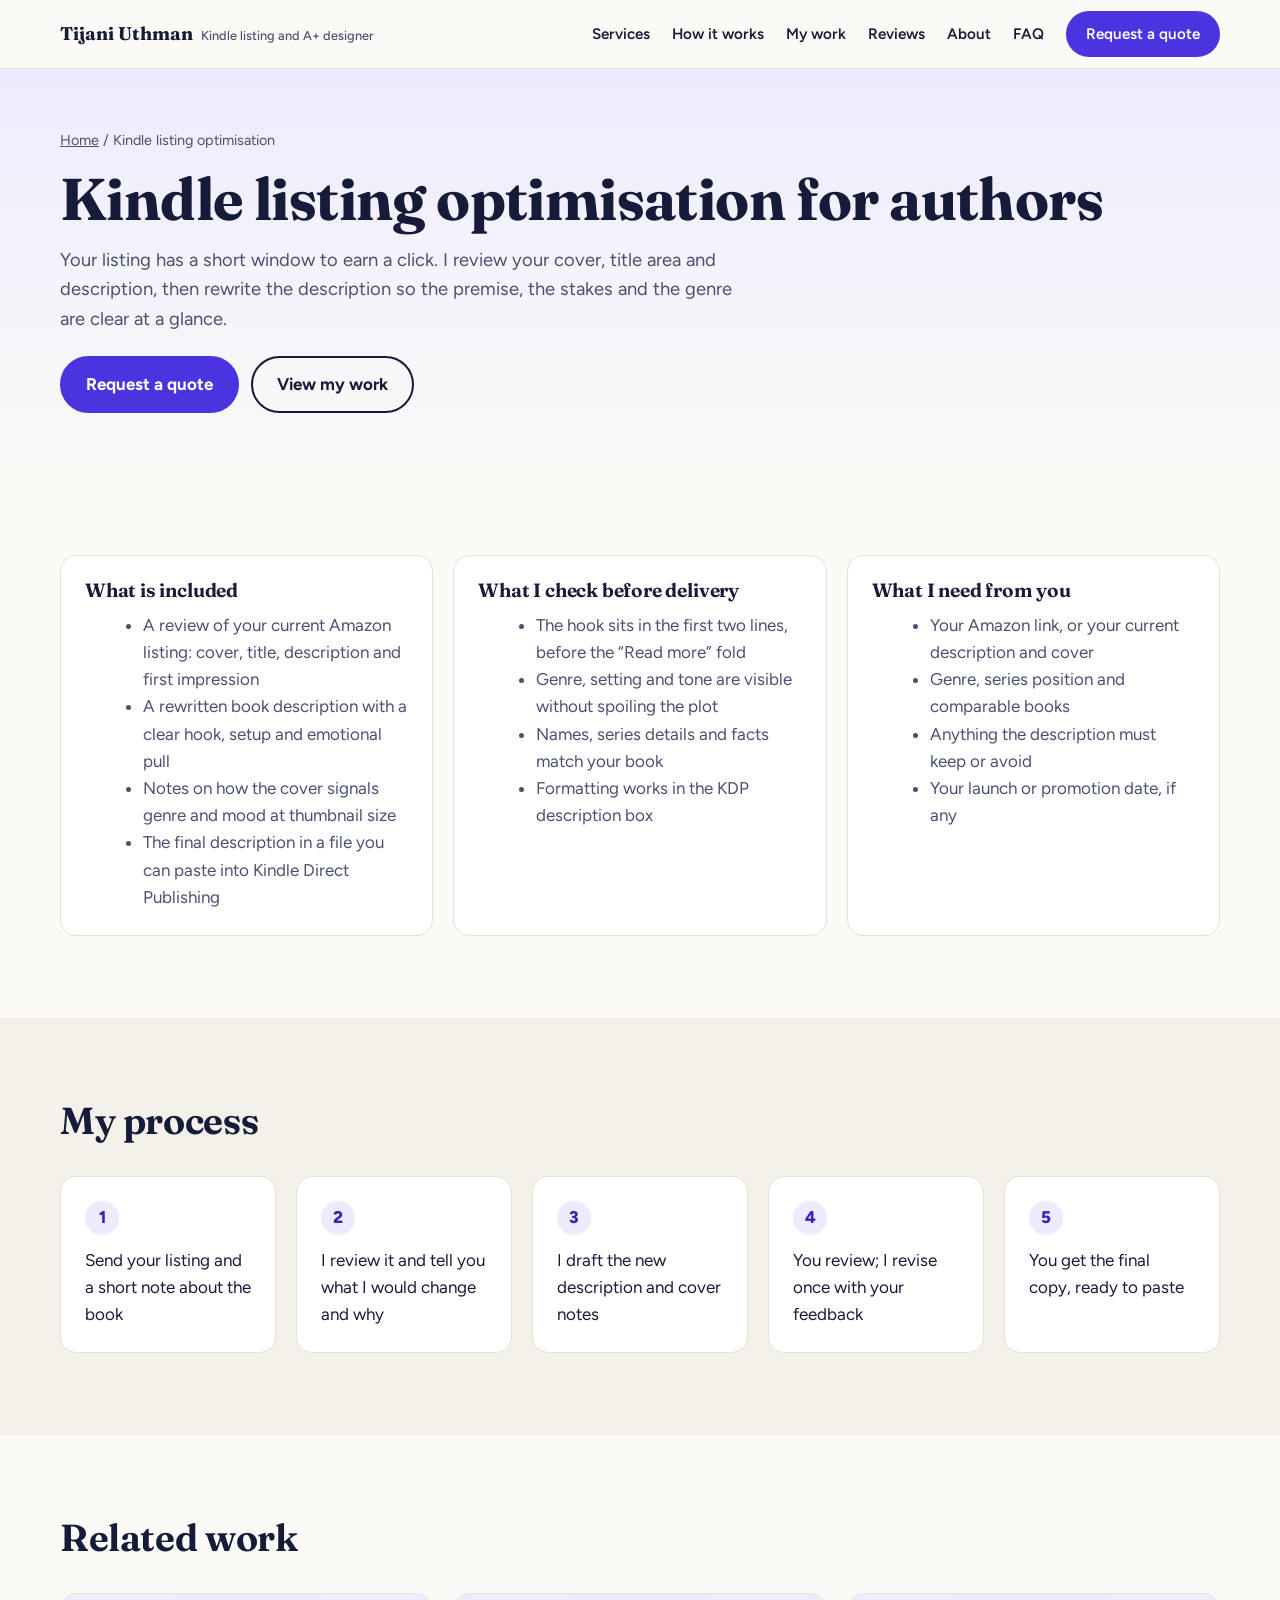
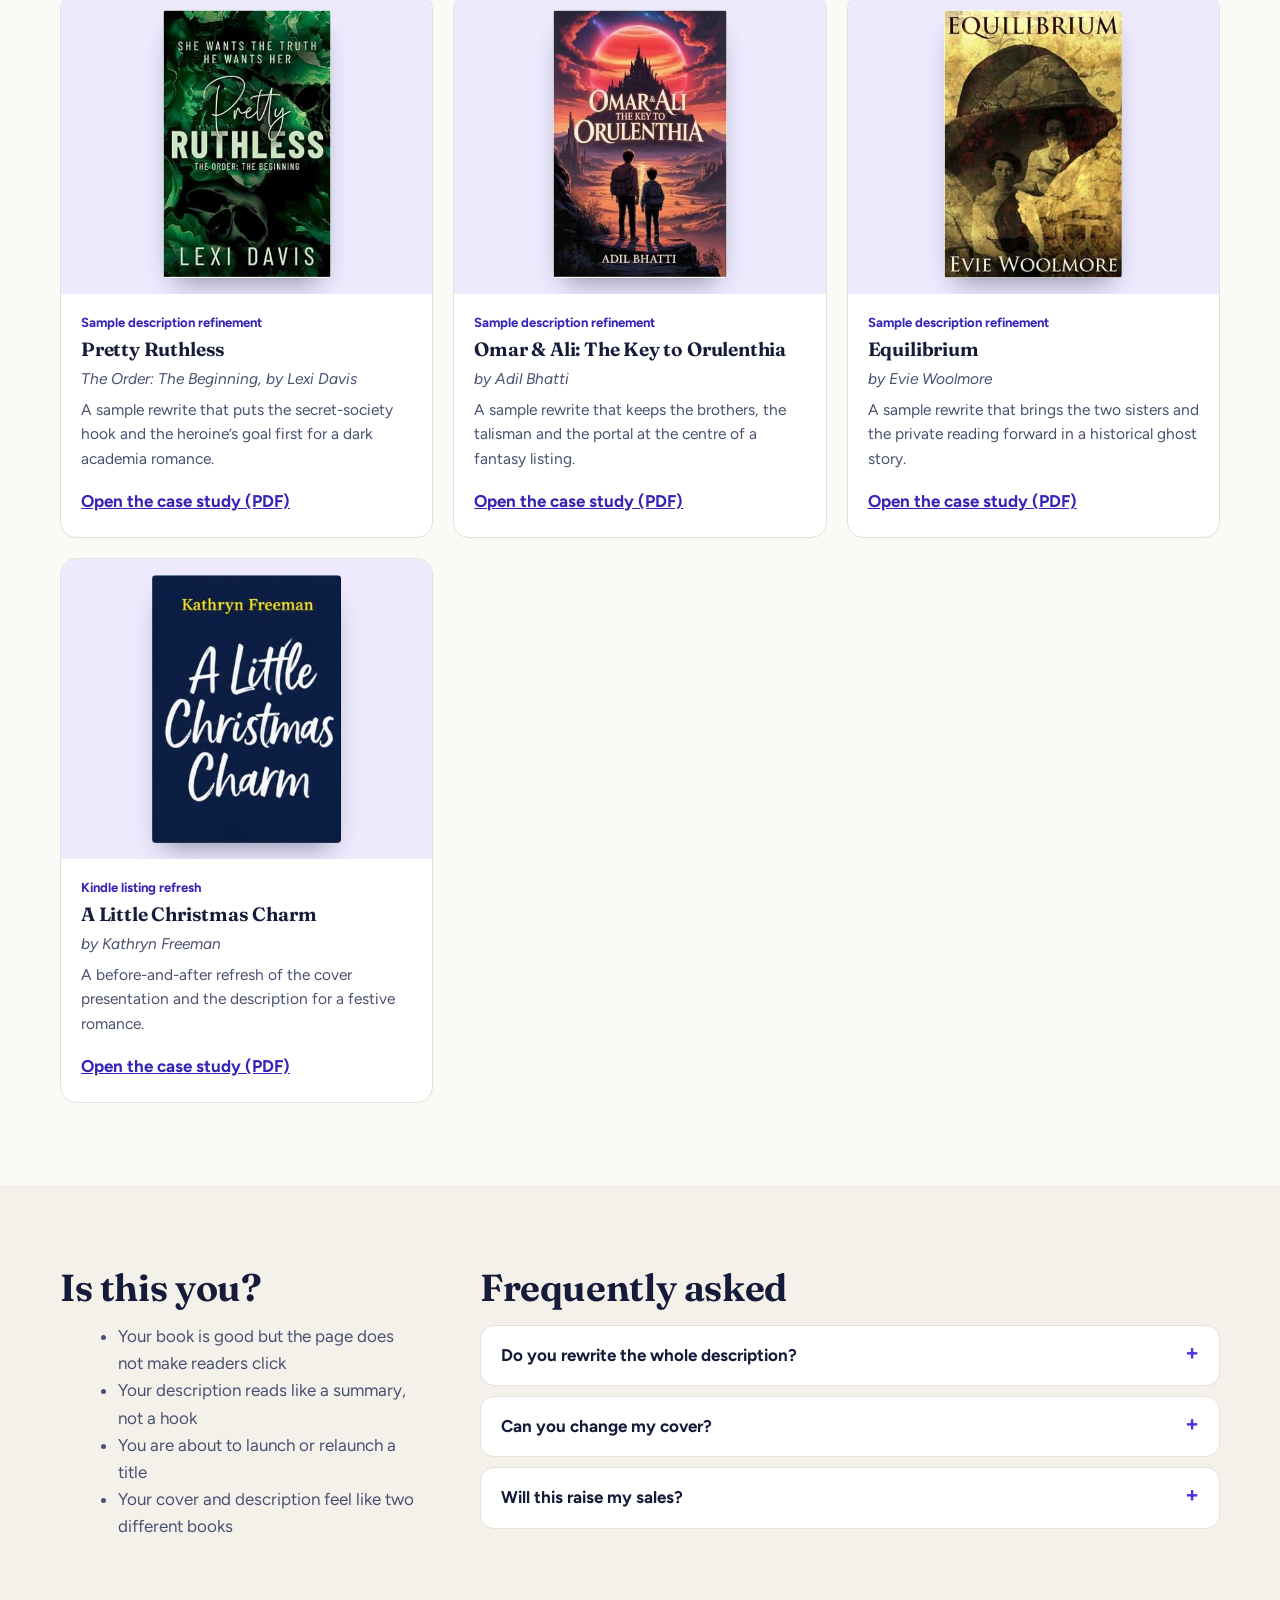
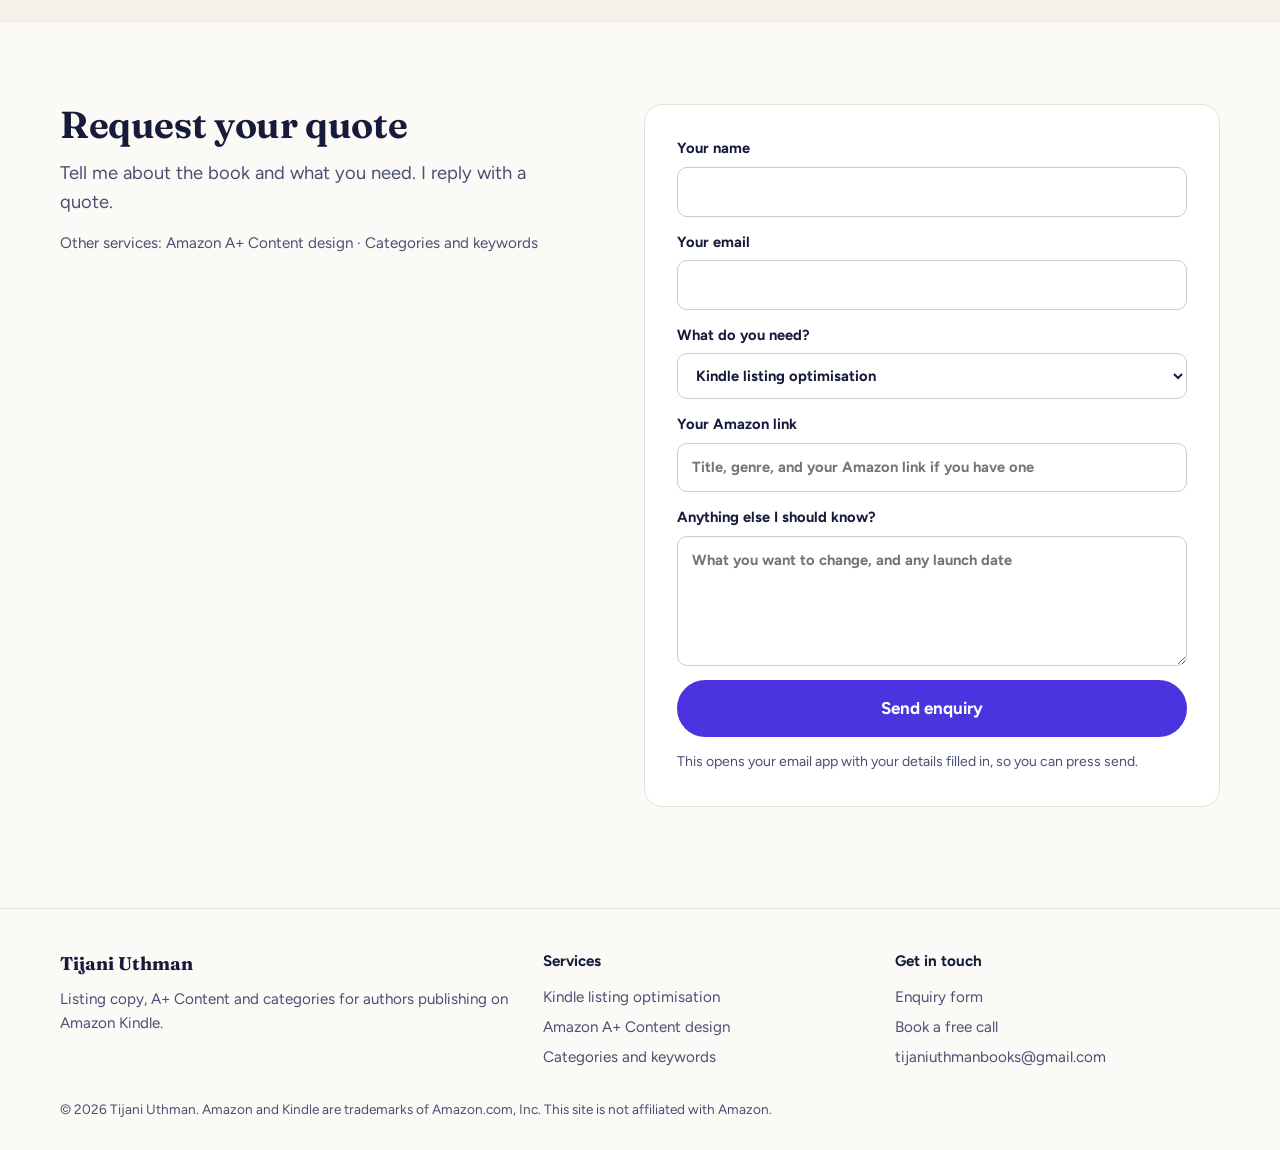
<file: kindle-listing.html>
<!doctype html><html lang="en"><head><meta charset="utf-8"><meta name="viewport" content="width=device-width,initial-scale=1">
<title>Kindle listing optimisation for authors | Tijani Uthman</title><meta name="description" content="A book description and cover presentation that tell a reader, in seconds, what the book is and why to read it."><link rel="canonical" href="https://YOUR-DOMAIN.com/kindle-listing.html">
<meta property="og:title" content="Kindle listing optimisation for authors | Tijani Uthman"><meta property="og:description" content="A book description and cover presentation that tell a reader, in seconds, what the book is and why to read it."><meta property="og:type" content="website"><meta property="og:url" content="https://YOUR-DOMAIN.com/kindle-listing.html"><meta property="og:image" content="https://YOUR-DOMAIN.com/tijani-uthman.jpg"><meta name="twitter:card" content="summary">
<link rel="preconnect" href="https://fonts.googleapis.com"><link rel="preconnect" href="https://fonts.gstatic.com" crossorigin>
<link href="https://fonts.googleapis.com/css2?family=Figtree:wght@400;500;700;800&family=Fraunces:opsz,wght@9..144,600;9..144,700&display=swap" rel="stylesheet">
<link rel="stylesheet" href="styles.css"><script type="application/ld+json">{"@context": "https://schema.org", "@graph": [{"@type": "Service", "name": "Kindle listing optimisation", "provider": {"@type": "Person", "name": "Tijani Uthman"}, "description": "Your listing has a short window to earn a click. I review your cover, title area and description, then rewrite the description so the premise, the stakes and the genre are clear at a glance.", "url": "https://YOUR-DOMAIN.com/kindle-listing.html"}, {"@type": "FAQPage", "mainEntity": [{"@type": "Question", "name": "Do you rewrite the whole description?", "acceptedAnswer": {"@type": "Answer", "text": "Yes. I draft a new description in your book\u2019s tone and keep the facts true to your story."}}, {"@type": "Question", "name": "Can you change my cover?", "acceptedAnswer": {"@type": "Answer", "text": "I give notes on how the cover reads on a listing. If a cover redesign is needed, we can talk about that separately."}}, {"@type": "Question", "name": "Will this raise my sales?", "acceptedAnswer": {"@type": "Answer", "text": "A clearer listing helps readers understand the book. I cannot promise sales, because rankings and sales also depend on reviews, price, promotion and timing."}}]}, {"@type": "BreadcrumbList", "itemListElement": [{"@type": "ListItem", "position": 1, "name": "Home", "item": "https://YOUR-DOMAIN.com/"}, {"@type": "ListItem", "position": 2, "name": "Kindle listing optimisation"}]}]}</script></head><body><header class="hdr"><div class="wrap">
<a class="brand" href="index.html">Tijani Uthman<small>Kindle listing and A+ designer</small></a>
<button class="menu" type="button" aria-expanded="false" aria-label="Menu">Menu</button>
<nav class="nav" aria-label="Main">
<a href="index.html#services">Services</a><a href="index.html#how">How it works</a><a href="index.html#work">My work</a><a href="index.html#reviews">Reviews</a><a href="index.html#about">About</a><a href="index.html#faq">FAQ</a>
<a class="btn btn-primary" href="index.html#contact">Request a quote</a></nav></div></header>
<main><section class="phero"><div class="wrap"><p class="crumb"><a href="index.html">Home</a> / Kindle listing optimisation</p><h1>Kindle listing optimisation for authors</h1><p class="lead">Your listing has a short window to earn a click. I review your cover, title area and description, then rewrite the description so the premise, the stakes and the genre are clear at a glance.</p>
<div class="row"><a class="btn btn-primary" href="#start">Request a quote</a><a class="btn" href="index.html#work">View my work</a></div></div></section>
<section class="sec"><div class="wrap"><div class="grid g3">
<div class="card"><h3>What is included</h3><ul><li>A review of your current Amazon listing: cover, title, description and first impression</li><li>A rewritten book description with a clear hook, setup and emotional pull</li><li>Notes on how the cover signals genre and mood at thumbnail size</li><li>The final description in a file you can paste into Kindle Direct Publishing</li></ul></div>
<div class="card"><h3>What I check before delivery</h3><ul><li>The hook sits in the first two lines, before the “Read more” fold</li><li>Genre, setting and tone are visible without spoiling the plot</li><li>Names, series details and facts match your book</li><li>Formatting works in the KDP description box</li></ul></div>
<div class="card"><h3>What I need from you</h3><ul><li>Your Amazon link, or your current description and cover</li><li>Genre, series position and comparable books</li><li>Anything the description must keep or avoid</li><li>Your launch or promotion date, if any</li></ul></div></div></div></section>
<section class="sec alt"><div class="wrap"><div class="sec-head"><h2>My process</h2></div><div class="grid g4" style="grid-template-columns:repeat(auto-fit,minmax(190px,1fr))"><div class="card"><span class="n">1</span><p style="margin-top:0;color:var(--ink)">Send your listing and a short note about the book</p></div><div class="card"><span class="n">2</span><p style="margin-top:0;color:var(--ink)">I review it and tell you what I would change and why</p></div><div class="card"><span class="n">3</span><p style="margin-top:0;color:var(--ink)">I draft the new description and cover notes</p></div><div class="card"><span class="n">4</span><p style="margin-top:0;color:var(--ink)">You review; I revise once with your feedback</p></div><div class="card"><span class="n">5</span><p style="margin-top:0;color:var(--ink)">You get the final copy, ready to paste</p></div></div></div></section>
<section class="sec"><div class="wrap"><div class="sec-head"><h2>Related work</h2></div><div class="work"><article class="wcard" data-cat="listing"><div class="wimg"><img src="cover-pretty-ruthless.jpg" alt="Pretty Ruthless" loading="lazy"></div><div class="wbody"><span class="tag">Sample description refinement</span><h3>Pretty Ruthless</h3><p><em>The Order: The Beginning, by Lexi Davis</em></p><p>A sample rewrite that puts the secret-society hook and the heroine’s goal first for a dark academia romance.</p><a href="case-study-pretty-ruthless.pdf" target="_blank" rel="noopener">Open the case study (PDF)</a></div></article><article class="wcard" data-cat="listing"><div class="wimg"><img src="cover-omar-and-ali.jpg" alt="Omar & Ali: The Key to Orulenthia" loading="lazy"></div><div class="wbody"><span class="tag">Sample description refinement</span><h3>Omar & Ali: The Key to Orulenthia</h3><p><em>by Adil Bhatti</em></p><p>A sample rewrite that keeps the brothers, the talisman and the portal at the centre of a fantasy listing.</p><a href="case-study-omar-and-ali.pdf" target="_blank" rel="noopener">Open the case study (PDF)</a></div></article><article class="wcard" data-cat="listing"><div class="wimg"><img src="cover-equilibrium.jpg" alt="Equilibrium" loading="lazy"></div><div class="wbody"><span class="tag">Sample description refinement</span><h3>Equilibrium</h3><p><em>by Evie Woolmore</em></p><p>A sample rewrite that brings the two sisters and the private reading forward in a historical ghost story.</p><a href="case-study-equilibrium.pdf" target="_blank" rel="noopener">Open the case study (PDF)</a></div></article><article class="wcard" data-cat="listing"><div class="wimg"><img src="cover-a-little-christmas-charm.jpg" alt="A Little Christmas Charm" loading="lazy"></div><div class="wbody"><span class="tag">Kindle listing refresh</span><h3>A Little Christmas Charm</h3><p><em>by Kathryn Freeman</em></p><p>A before-and-after refresh of the cover presentation and the description for a festive romance.</p><a href="case-study-a-little-christmas-charm-listing.pdf" target="_blank" rel="noopener">Open the case study (PDF)</a></div></article></div></div></section>
<section class="sec alt"><div class="wrap faq-wrap"><div><h2>Is this you?</h2><ul style="margin:14px 0 0 18px;color:var(--ink2)"><li>Your book is good but the page does not make readers click</li><li>Your description reads like a summary, not a hook</li><li>You are about to launch or relaunch a title</li><li>Your cover and description feel like two different books</li></ul></div><div><h2 style="margin-bottom:16px">Frequently asked</h2><details><summary>Do you rewrite the whole description?</summary><p>Yes. I draft a new description in your book’s tone and keep the facts true to your story.</p></details><details><summary>Can you change my cover?</summary><p>I give notes on how the cover reads on a listing. If a cover redesign is needed, we can talk about that separately.</p></details><details><summary>Will this raise my sales?</summary><p>A clearer listing helps readers understand the book. I cannot promise sales, because rankings and sales also depend on reviews, price, promotion and timing.</p></details></div></div></section>
<section class="sec" id="start"><div class="wrap form-wrap"><div><h2>Request your quote</h2><p class="lead" style="margin-top:12px">Tell me about the book and what you need. I reply with a quote.</p><p class="note">Other services: Amazon A+ Content design · Categories and keywords</p></div><form data-enquiry>
<label>Your name<input name="name" required autocomplete="name"></label>
<label>Your email<input name="email" type="email" required autocomplete="email"></label>
<label>What do you need?<select name="service"><option selected>Kindle listing optimisation</option><option>Amazon A+ Content design</option><option>Categories and keywords</option><option>Listing, A+ Content and categories together</option><option>Book a free call</option><option>Not sure yet</option></select></label>
<label>Your Amazon link<input name="book" placeholder="Title, genre, and your Amazon link if you have one"></label>
<label>Anything else I should know?<textarea name="message" placeholder="What you want to change, and any launch date"></textarea></label>
<button class="btn btn-primary" type="submit">Send enquiry</button>
<p class="hint">This opens your email app with your details filled in, so you can press send.</p>
<p class="hint sent" hidden>Your email app should have opened. If it did not, use the email link on this page.</p></form></div></section></main><footer class="ftr"><div class="wrap"><div class="cols">
<div><strong style="font-family:var(--serif);font-size:1.15rem;color:var(--ink)">Tijani Uthman</strong><p style="margin-top:8px">Listing copy, A+ Content and categories for authors publishing on Amazon Kindle.</p></div>
<div><h4>Services</h4><a href="kindle-listing.html">Kindle listing optimisation</a><a href="a-plus-content.html">Amazon A+ Content design</a><a href="categories-keywords.html">Categories and keywords</a></div>
<div><h4>Get in touch</h4><a href="index.html#contact">Enquiry form</a><a href="index.html#contact">Book a free call</a><a data-mail data-show href="#"></a></div>
</div><p class="copy">© 2026 Tijani Uthman. Amazon and Kindle are trademarks of Amazon.com, Inc. This site is not affiliated with Amazon.</p></div></footer><script src="contact.js"></script><script src="site.js"></script></body></html>
</file>
<file: styles.css>
:root{--ink:#161B3A;--ink2:#4A5072;--bg:#FBFAF7;--card:#fff;--line:#E4E1D8;--brand:#4B34E0;--brand-d:#3623B8;--tint:#EEEBFF;--amber:#F2A93B;--serif:"Fraunces",Georgia,serif;--sans:"Figtree",system-ui,sans-serif}
*{box-sizing:border-box;margin:0}
html{scroll-behavior:smooth;scroll-padding-top:80px}
body{font-family:var(--sans);color:var(--ink);background:var(--bg);line-height:1.6;font-size:17px;-webkit-font-smoothing:antialiased}
img{max-width:100%;display:block}
a{color:var(--brand-d)}
.wrap{width:min(1160px,100% - 32px);margin-inline:auto}
h1,h2,h3{font-family:var(--serif);line-height:1.12;letter-spacing:-.01em}
h1{font-size:clamp(2.2rem,4.6vw,3.7rem);font-weight:700}
h2{font-size:clamp(1.65rem,3vw,2.35rem);font-weight:650}
h3{font-size:1.2rem;font-weight:650}
.lead{font-size:1.15rem;color:var(--ink2);max-width:58ch}
.btn{display:inline-flex;align-items:center;justify-content:center;padding:13px 24px;border-radius:999px;font-weight:700;text-decoration:none;border:2px solid var(--ink);color:var(--ink);background:transparent;cursor:pointer;font:inherit;font-weight:700;transition:transform .15s,background .15s}
.btn:hover{transform:translateY(-1px)}
.btn-primary{background:var(--brand);border-color:var(--brand);color:#fff}
.btn-primary:hover{background:var(--brand-d)}
.row{display:flex;flex-wrap:wrap;gap:12px;margin-top:22px}
:focus-visible{outline:3px solid var(--amber);outline-offset:3px}
/* header */
.hdr{position:sticky;top:0;z-index:50;background:rgba(251,250,247,.94);backdrop-filter:blur(8px);border-bottom:1px solid var(--line)}
.hdr .wrap{display:flex;align-items:center;gap:20px;height:68px}
.brand{font-family:var(--serif);font-weight:700;font-size:1.15rem;text-decoration:none;color:var(--ink)}
.brand small{font-family:var(--sans);font-weight:500;font-size:.8rem;color:var(--ink2);margin-left:8px}
.nav{margin-left:auto;display:flex;gap:22px;align-items:center}
.nav a{text-decoration:none;color:var(--ink);font-weight:600;font-size:.95rem}
.nav a:hover{color:var(--brand)}
.nav .btn{padding:9px 18px;color:#fff}
.menu{display:none;margin-left:auto;background:none;border:2px solid var(--ink);border-radius:10px;padding:6px 12px;font:inherit;font-weight:700;cursor:pointer}
@media (max-width:900px){.menu{display:block}.nav{display:none;position:absolute;top:68px;left:0;right:0;flex-direction:column;align-items:stretch;background:var(--bg);padding:14px 16px 20px;border-bottom:1px solid var(--line);gap:6px}.nav.open{display:flex}.nav a{padding:10px 4px}}
/* sections */
.sec{padding:clamp(48px,6.4vw,88px) 0}
.sec.alt{background:#F3F1EA}
.sec-head{max-width:700px;margin-bottom:34px}
.sec-head p{margin-top:12px;color:var(--ink2)}
/* hero */
.hero{padding:clamp(36px,5vw,64px) 0 clamp(36px,5vw,72px);background:linear-gradient(180deg,var(--tint),var(--bg))}
.hero-grid{display:grid;grid-template-columns:minmax(0,1.05fr) minmax(0,1fr);gap:clamp(24px,4vw,56px);align-items:center}
.by{display:flex;align-items:center;gap:12px;font-weight:700;margin-bottom:18px}
.by img{width:48px;height:48px;border-radius:50%;object-fit:cover;object-position:50% 20%;border:2px solid #fff;box-shadow:0 0 0 2px var(--brand)}
.hero h1{margin-bottom:18px}
.note{margin-top:14px;font-size:.95rem;color:var(--ink2)}
.stage{position:relative;height:clamp(400px,44vw,540px);outline-offset:6px}
.stage::before{content:"";position:absolute;left:50%;top:42%;width:min(70%,420px);aspect-ratio:1;transform:translate(-50%,-50%);border-radius:50%;background:radial-gradient(circle at 35% 30%,#FFD58A,var(--amber) 55%,#E58A12);box-shadow:0 0 90px 12px rgba(242,169,59,.35)}
.deck{position:absolute;inset:0 0 100px 0;perspective:1500px;list-style:none;padding:0}
.book{position:absolute;left:50%;top:50%;height:min(68%,390px);transition:transform 1000ms cubic-bezier(.2,.8,.2,1),opacity 700ms;will-change:transform;cursor:pointer}
.book img{height:100%;width:auto;border-radius:3px 6px 6px 3px;box-shadow:0 24px 40px -14px rgba(22,27,58,.55);background:#fff}
.stage-ui{position:absolute;left:0;right:0;bottom:0;text-align:center;display:flex;flex-direction:column;align-items:center;gap:10px}
.caption strong{display:block;font-family:var(--serif);font-size:1.12rem}
.caption span{display:block;font-size:.92rem;color:var(--ink2)}
.dots{display:flex;align-items:center;gap:8px}
.dot{width:10px;height:10px;border-radius:50%;border:0;background:#C9C3EE;cursor:pointer;padding:0}
.dot[aria-current=true]{background:var(--brand);width:26px;border-radius:6px}
.play{width:34px;height:34px;border-radius:50%;border:2px solid var(--ink);background:#fff;cursor:pointer;display:grid;place-items:center}
.play svg{width:12px;height:12px;fill:var(--ink)}
.play .i-play{display:none}.play[aria-pressed=true] .i-play{display:block}.play[aria-pressed=true] .i-pause{display:none}
/* cards */
.grid{display:grid;gap:20px}
.g4{grid-template-columns:repeat(4,minmax(0,1fr))}.g3{grid-template-columns:repeat(3,minmax(0,1fr))}.g2{grid-template-columns:repeat(2,minmax(0,1fr))}
@media (max-width:980px){.g4{grid-template-columns:repeat(2,minmax(0,1fr))}.g3{grid-template-columns:repeat(2,minmax(0,1fr))}.hero-grid{grid-template-columns:1fr}}
@media (max-width:640px){.g4,.g3,.g2{grid-template-columns:1fr}.stage{height:420px}}
.card{background:var(--card);border:1px solid var(--line);border-radius:16px;padding:24px}
.card .n{display:inline-grid;place-items:center;width:34px;height:34px;border-radius:50%;background:var(--tint);color:var(--brand-d);font-weight:800;margin-bottom:12px}
.card p{color:var(--ink2);margin-top:8px}
.card ul{margin:10px 0 0 18px;color:var(--ink2)}
.svc{display:flex;flex-direction:column}
.svc .more{margin-top:auto;padding-top:16px;font-weight:700}
.two{display:grid;grid-template-columns:1fr 1fr;gap:20px}
@media (max-width:760px){.two{grid-template-columns:1fr}}
.cmp{border-radius:16px;padding:24px;border:1px solid var(--line);background:#fff}
.cmp.after{border-color:var(--brand);background:var(--tint)}
.cmp h3{margin-bottom:8px}
.cmp li{margin:6px 0 0 18px;color:var(--ink2)}
/* work */
.tabs{display:flex;flex-wrap:wrap;gap:8px;margin-bottom:22px}
.tab{padding:9px 18px;border-radius:999px;border:2px solid var(--ink);background:transparent;font:inherit;font-weight:700;cursor:pointer}
.tab[aria-pressed=true]{background:var(--ink);color:#fff}
.work{display:grid;grid-template-columns:repeat(3,minmax(0,1fr));gap:20px}
@media (max-width:980px){.work{grid-template-columns:repeat(2,minmax(0,1fr))}}@media (max-width:640px){.work{grid-template-columns:1fr}}
.wcard{background:#fff;border:1px solid var(--line);border-radius:16px;overflow:hidden;display:flex;flex-direction:column}
.wimg{aspect-ratio:4/3;background:var(--tint);display:grid;place-items:center;padding:16px}
.wimg img{max-height:100%;width:auto;object-fit:contain;border-radius:4px;box-shadow:0 14px 26px -12px rgba(22,27,58,.5)}
.wimg.wide img{width:100%;max-height:none;height:auto}
.wbody{padding:18px 20px 22px;display:flex;flex-direction:column;gap:6px;flex:1}
.tag{font-size:.82rem;font-weight:700;color:var(--brand-d)}
.wbody p{color:var(--ink2);font-size:.97rem}
.wbody a{margin-top:auto;padding-top:10px;font-weight:700}
.honest{margin-top:22px;font-size:.93rem;color:var(--ink2);max-width:80ch}
/* about */
.about{display:grid;grid-template-columns:minmax(0,340px) minmax(0,1fr);gap:clamp(24px,5vw,60px);align-items:center}
@media (max-width:820px){.about{grid-template-columns:1fr}.about img{max-width:300px}}
.about img{width:100%;border-radius:22px;background:var(--tint)}
.chips{display:flex;flex-wrap:wrap;gap:8px;margin-top:16px}
.chips span{padding:6px 14px;border-radius:999px;background:var(--tint);color:var(--brand-d);font-weight:700;font-size:.9rem}
/* faq */
details{background:#fff;border:1px solid var(--line);border-radius:14px;padding:16px 20px;margin-bottom:10px}
summary{font-weight:700;cursor:pointer;list-style:none;display:flex;justify-content:space-between;gap:12px}
summary::after{content:"+";font-size:1.4rem;line-height:1;color:var(--brand)}
details[open] summary::after{content:"–"}
details p{margin-top:10px;color:var(--ink2)}
.faq-wrap{display:grid;grid-template-columns:minmax(0,360px) minmax(0,1fr);gap:clamp(24px,5vw,60px);align-items:start}
@media (max-width:860px){.faq-wrap{grid-template-columns:1fr}}
/* form */
.form-wrap{display:grid;grid-template-columns:minmax(0,1fr) minmax(0,1.1fr);gap:clamp(24px,5vw,60px);align-items:start}
@media (max-width:860px){.form-wrap{grid-template-columns:1fr}}
form{background:#fff;border:1px solid var(--line);border-radius:18px;padding:clamp(20px,3vw,32px);display:grid;gap:14px}
label{font-weight:700;font-size:.92rem;display:grid;gap:6px}
input,select,textarea{font:inherit;padding:12px 14px;border:1.5px solid #CFCBBF;border-radius:10px;background:#fff;color:var(--ink);width:100%}
textarea{min-height:130px;resize:vertical}
.hint{font-size:.88rem;color:var(--ink2)}
.contact-list{list-style:none;padding:0;margin-top:18px;display:grid;gap:8px;color:var(--ink2)}
/* cta + footer */
.cta{background:var(--ink);color:#fff;border-radius:24px;padding:clamp(28px,5vw,56px);text-align:center}
.cta p{color:#CDD1EE;margin:12px auto 0;max-width:52ch}
.cta .row{justify-content:center}
.cta .btn{border-color:#fff;color:#fff}
.cta .btn-primary{background:var(--amber);border-color:var(--amber);color:var(--ink)}
.ftr{padding:40px 0 30px;border-top:1px solid var(--line);margin-top:20px;font-size:.95rem;color:var(--ink2)}
.ftr .cols{display:grid;grid-template-columns:1.4fr repeat(2,1fr);gap:28px}
@media (max-width:700px){.ftr .cols{grid-template-columns:1fr}}
.ftr h4{color:var(--ink);margin-bottom:8px}
.ftr a{display:block;color:var(--ink2);text-decoration:none;padding:3px 0}
.ftr a:hover{color:var(--brand)}
.copy{margin-top:26px;font-size:.85rem}
/* service pages */
.crumb{font-size:.9rem;color:var(--ink2);margin-bottom:14px}
.crumb a{color:var(--ink2)}
.phero{padding:clamp(32px,5vw,60px) 0;background:linear-gradient(180deg,var(--tint),var(--bg))}
.phero .lead{margin-top:14px}
@media (prefers-reduced-motion:reduce){*{transition:none!important;scroll-behavior:auto!important}}
.hero{overflow-x:clip;padding-bottom:clamp(20px,3vw,40px)}
.wimg{aspect-ratio:auto;height:300px;overflow:hidden}
.wimg img{max-height:268px;max-width:100%;width:auto;height:auto}
.wimg.wide img{width:100%;max-height:none}
.vid{display:grid;grid-template-columns:minmax(0,320px) minmax(0,1fr);gap:clamp(24px,5vw,60px);align-items:center}@media (max-width:760px){.vid{grid-template-columns:1fr}.vid video{max-width:320px}}
</file>
